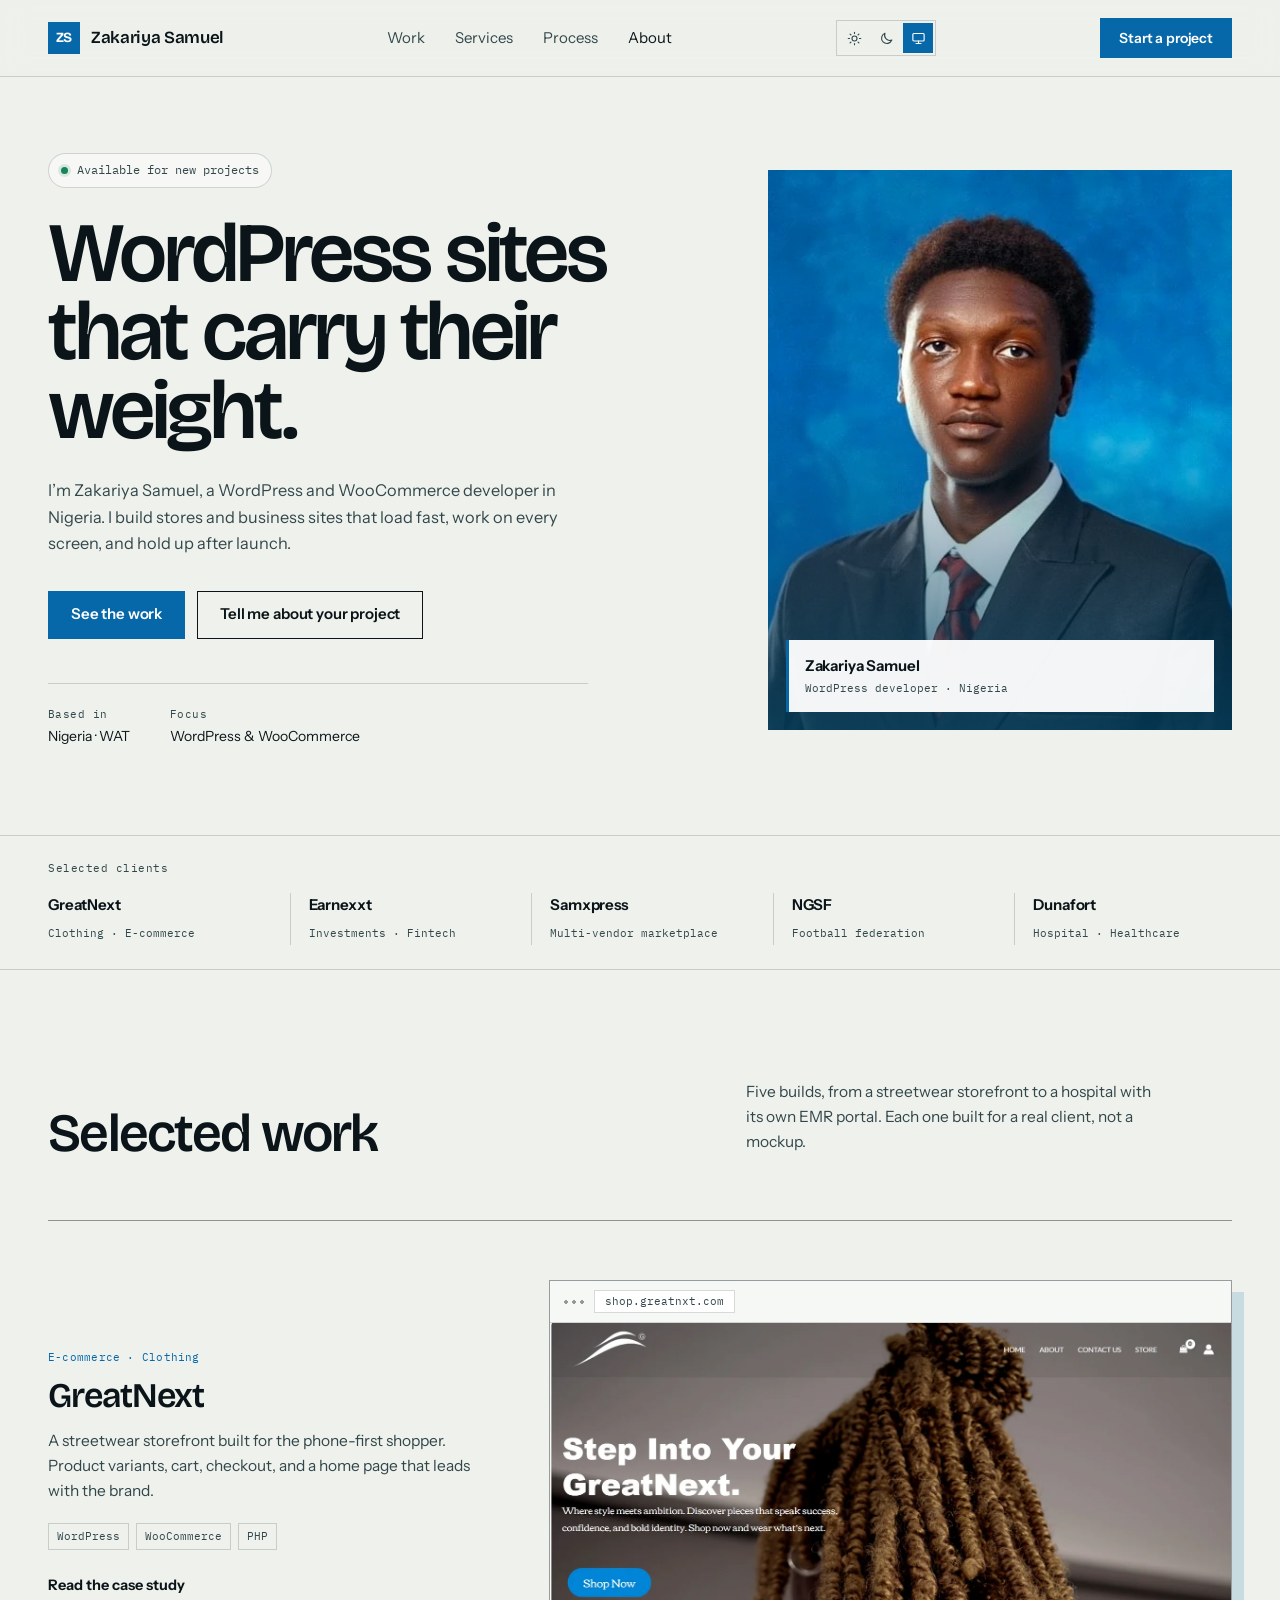
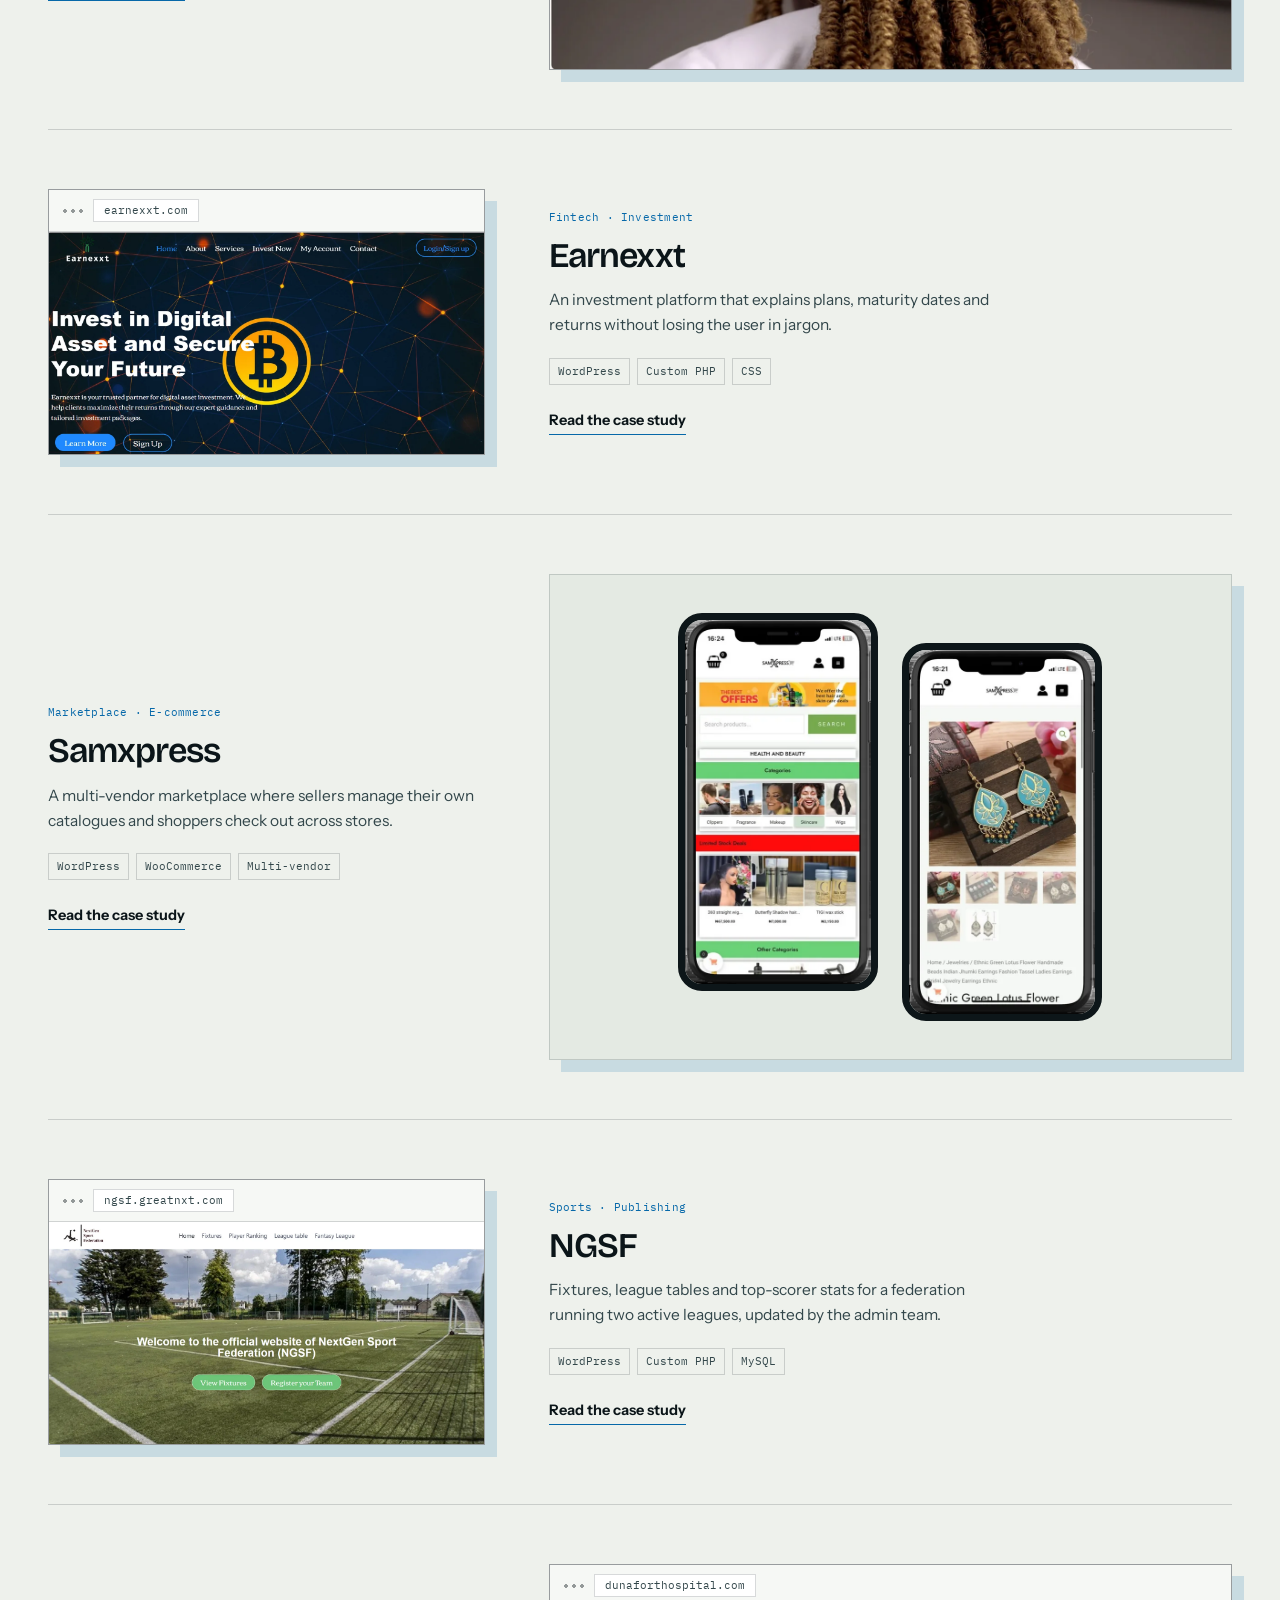
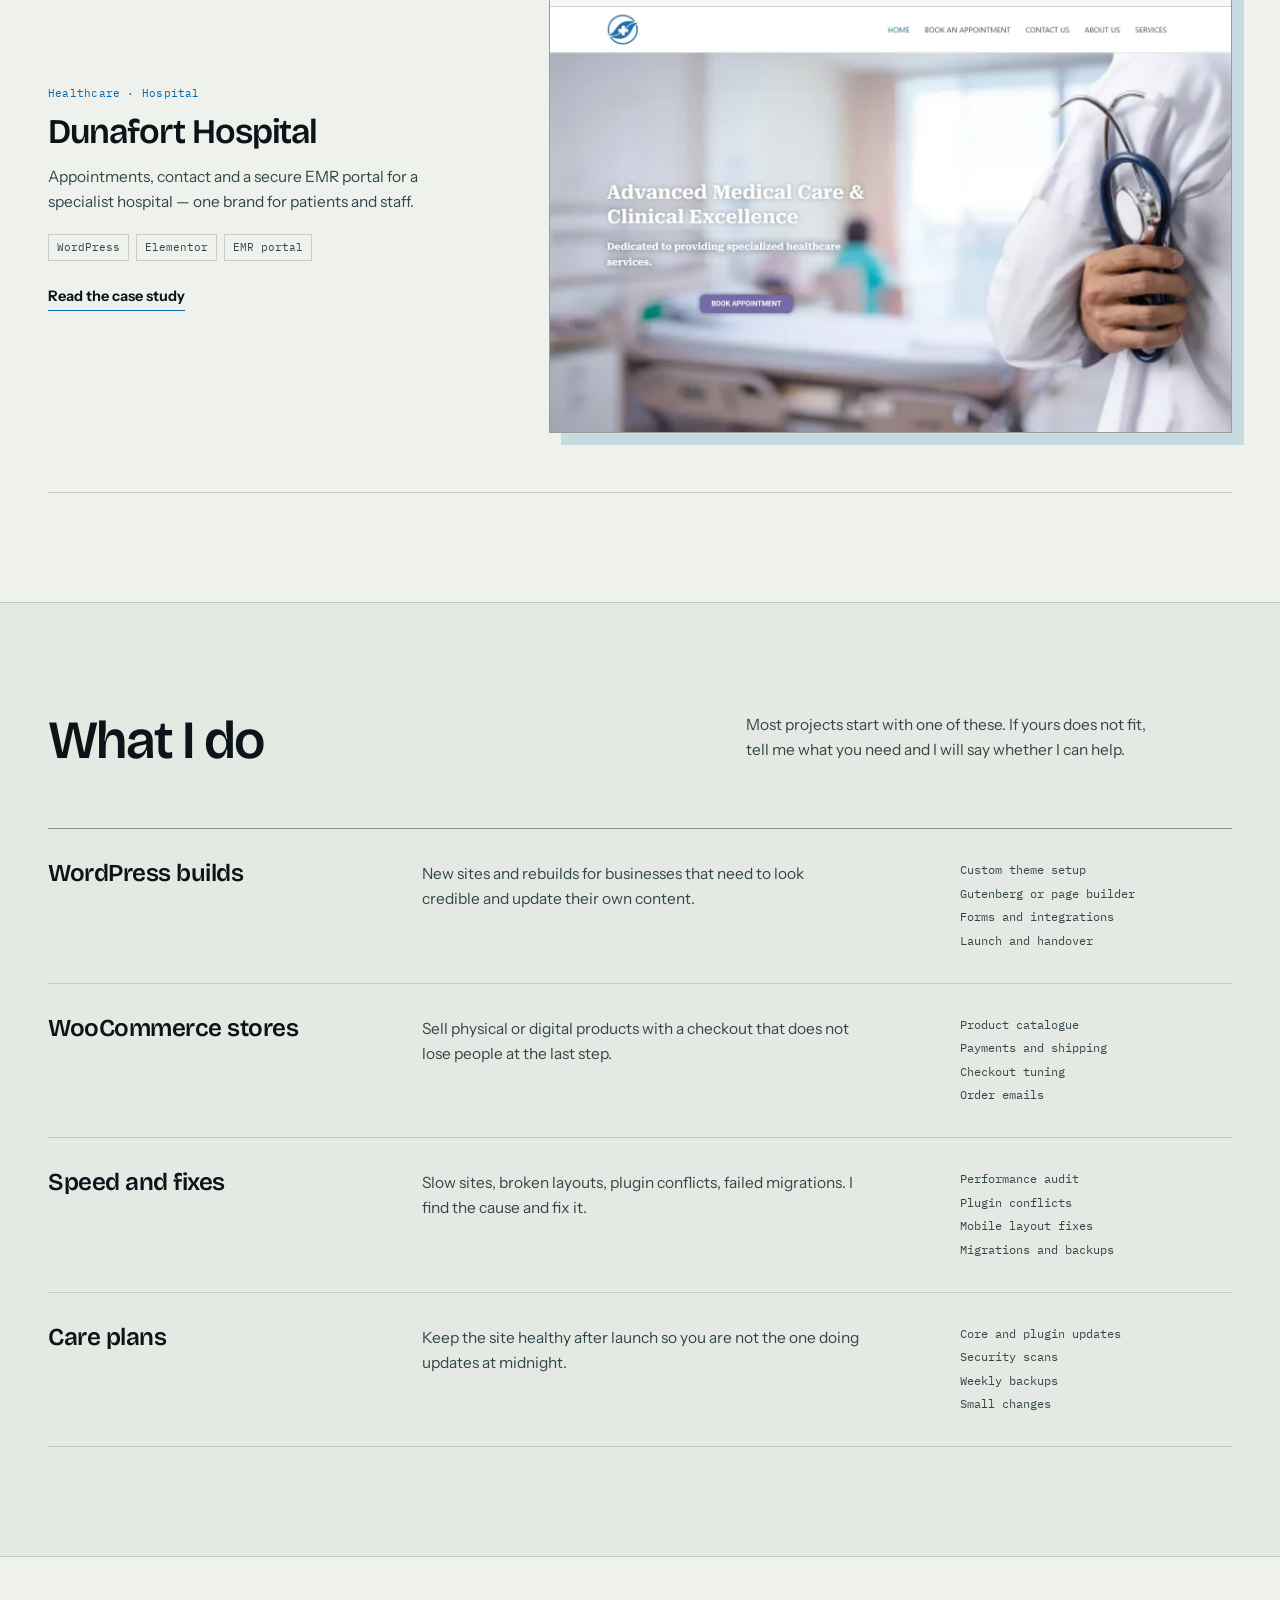
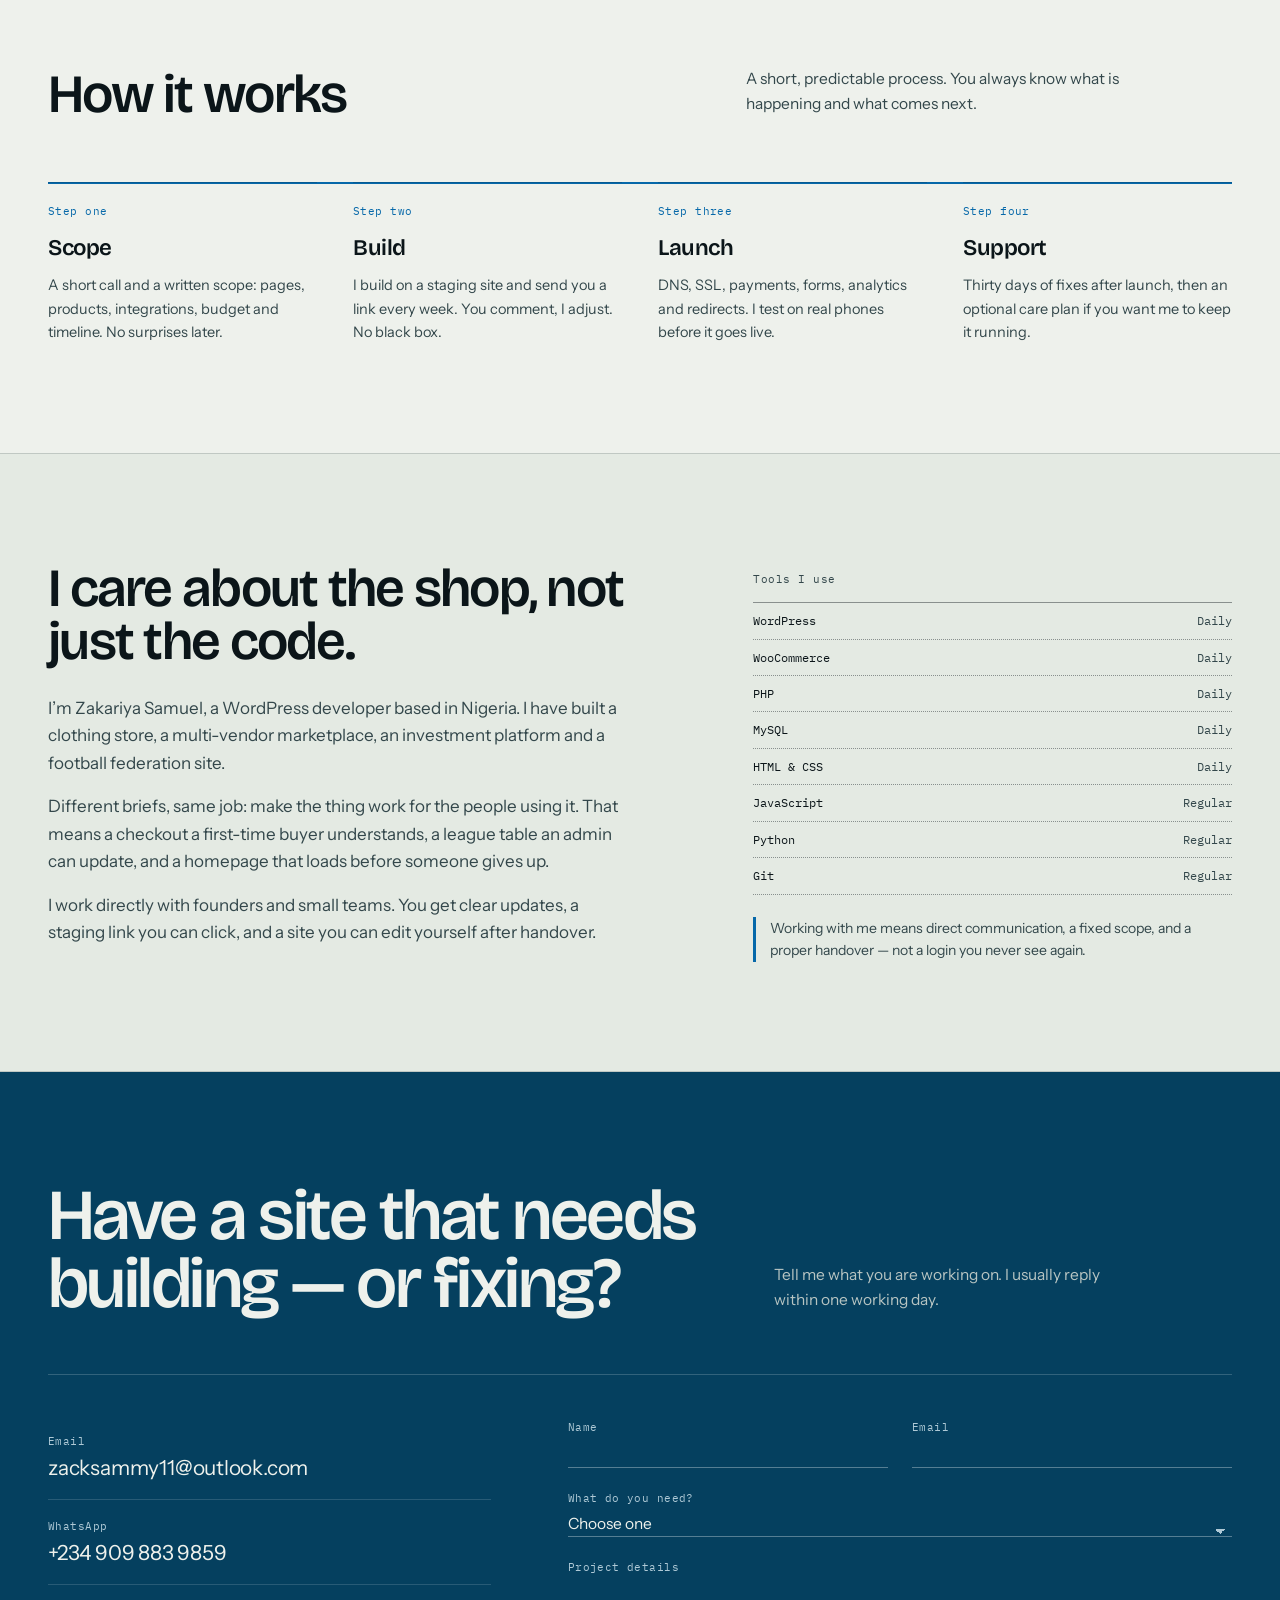
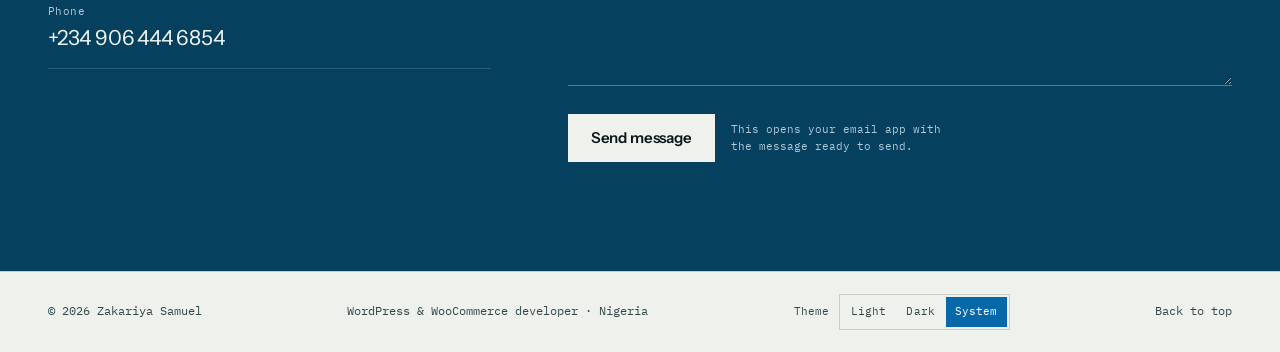
<file: index.html>
<!doctype html>
<html lang="en">
<head>
<meta charset="utf-8">
<meta name="viewport" content="width=device-width, initial-scale=1">
<title>Zakariya Samuel — WordPress &amp; WooCommerce Developer</title>
<meta name="description" content="Zakariya Samuel is a WordPress and WooCommerce developer in Nigeria. E-commerce stores, marketplaces and business sites that load fast and hold up after launch.">
<meta property="og:type" content="website">
<meta property="og:title" content="Zakariya Samuel — WordPress &amp; WooCommerce Developer">
<meta property="og:description" content="E-commerce stores, marketplaces and business sites built on WordPress. Based in Nigeria, working with founders and small teams.">
<meta property="og:image" content="assets/og.png">
<meta name="theme-color" content="#EEF1EC">
<meta name="color-scheme" content="light dark">
<script>
(function () {
  var pref = 'system';
  try { pref = localStorage.getItem('theme') || 'system'; } catch (e) {}
  if (pref !== 'light' && pref !== 'dark' && pref !== 'system') pref = 'system';
  var dark = pref === 'dark' || (pref === 'system' && window.matchMedia('(prefers-color-scheme: dark)').matches);
  var root = document.documentElement;
  root.setAttribute('data-theme', dark ? 'dark' : 'light');
  root.setAttribute('data-theme-pref', pref);
  var meta = document.querySelector('meta[name="theme-color"]');
  if (meta) meta.setAttribute('content', dark ? '#07161C' : '#EEF1EC');
})();
</script>
<link rel="icon" href="assets/favicon.svg" type="image/svg+xml">
<link rel="preload" href="assets/fonts/bricolage-grotesque-200-800-normal.woff2" as="font" type="font/woff2" crossorigin>
<link rel="preload" href="assets/fonts/instrument-sans-400-700-normal.woff2" as="font" type="font/woff2" crossorigin>
<link rel="stylesheet" href="assets/fonts.css">
<link rel="stylesheet" href="assets/css/site.css">
<script type="application/ld+json">
{
  "@context": "https://schema.org",
  "@type": "Person",
  "name": "Zakariya Samuel",
  "jobTitle": "WordPress and WooCommerce Developer",
  "email": "mailto:zacksammy11@outlook.com",
  "telephone": "+2349064446854",
  "address": { "@type": "PostalAddress", "addressCountry": "NG" },
  "knowsAbout": ["WordPress", "WooCommerce", "PHP", "HTML", "CSS", "MySQL"]
}
</script>
</head>
<body>
<a class="skip-link" href="#main">Skip to content</a>

<header class="site-header" id="site-header">
  <div class="wrap header-inner">
    <a class="brand" href="index.html" aria-label="Zakariya Samuel, home">
      <span class="brand-mark" aria-hidden="true">ZS</span>
      <span>Zakariya Samuel</span>
    </a>
    <nav class="desktop-nav" aria-label="Main">
      <ul>
        <li><a href="#work">Work</a></li>
        <li><a href="#services">Services</a></li>
        <li><a href="#process">Process</a></li>
        <li><a href="#about">About</a></li>
      </ul>
    </nav>
    <div class="theme-switch header-theme" role="group" aria-label="Colour theme">
      <button type="button" data-theme-set="light" aria-pressed="false" aria-label="Light theme" title="Light">
        <svg viewBox="0 0 24 24" fill="none" stroke="currentColor" stroke-width="1.8" stroke-linecap="round" aria-hidden="true"><circle cx="12" cy="12" r="4"/><path d="M12 2v2M12 20v2M4.93 4.93l1.41 1.41M17.66 17.66l1.41 1.41M2 12h2M20 12h2M4.93 19.07l1.41-1.41M17.66 6.34l1.41-1.41"/></svg>
      </button>
      <button type="button" data-theme-set="dark" aria-pressed="false" aria-label="Dark theme" title="Dark">
        <svg viewBox="0 0 24 24" fill="none" stroke="currentColor" stroke-width="1.8" stroke-linejoin="round" aria-hidden="true"><path d="M20.5 14.5A8.5 8.5 0 0 1 9.5 3.5a8.5 8.5 0 1 0 11 11Z"/></svg>
      </button>
      <button type="button" data-theme-set="system" aria-pressed="true" aria-label="Use system theme" title="System">
        <svg viewBox="0 0 24 24" fill="none" stroke="currentColor" stroke-width="1.8" stroke-linecap="round" stroke-linejoin="round" aria-hidden="true"><rect x="3" y="4" width="18" height="12" rx="1.5"/><path d="M8 20h8M12 16v4"/></svg>
      </button>
    </div>
    <a class="btn btn--small btn--primary header-cta" href="#contact">Start a project</a>
    <button class="menu-toggle" type="button" aria-expanded="false" aria-controls="mobile-nav">
      <span class="sr-only">Open menu</span>
      <span class="menu-line" aria-hidden="true"></span>
      <span class="menu-line" aria-hidden="true"></span>
    </button>
  </div>
</header>

<div class="mobile-nav" id="mobile-nav" hidden>
  <nav aria-label="Mobile">
    <a href="#work">Work</a>
    <a href="#services">Services</a>
    <a href="#process">Process</a>
    <a href="#about">About</a>
    <a href="#contact">Start a project</a>
  </nav>
  <div class="mobile-nav-foot">
    <a href="mailto:zacksammy11@outlook.com">zacksammy11@outlook.com</a>
    <a href="https://wa.me/2349098839859">+234 909 883 9859</a>
    <div class="mobile-theme">
      <span class="mobile-theme-label">Theme</span>
      <div class="theme-switch theme-switch--text" role="group" aria-label="Colour theme">
        <button type="button" data-theme-set="light" aria-pressed="false">Light</button>
        <button type="button" data-theme-set="dark" aria-pressed="false">Dark</button>
        <button type="button" data-theme-set="system" aria-pressed="true">System</button>
      </div>
    </div>
  </div>
</div>

<main id="main">
  <section class="hero">
    <div class="wrap hero-grid">
      <div class="hero-copy">
        <p class="status"><span class="status-dot" aria-hidden="true"></span> Available for new projects</p>
        <h1>WordPress sites that carry their weight.</h1>
        <p class="hero-sub">I&rsquo;m Zakariya Samuel, a WordPress and WooCommerce developer in Nigeria. I build stores and business sites that load fast, work on every screen, and hold up after launch.</p>
        <div class="hero-actions">
          <a class="btn btn--primary" href="#work">See the work</a>
          <a class="btn btn--ghost" href="#contact">Tell me about your project</a>
        </div>
        <dl class="hero-meta">
          <div><dt>Based in</dt><dd>Nigeria · WAT</dd></div>
          <div><dt>Focus</dt><dd>WordPress &amp; WooCommerce</dd></div>
        </dl>
      </div>
      <div class="portrait-card">
        <img src="assets/img/portrait.webp" width="475" height="634" alt="Zakariya Samuel in a dark suit" fetchpriority="high">
        <div class="portrait-badge">
          <p class="portrait-badge-title">Zakariya Samuel</p>
          <p class="portrait-badge-meta">WordPress developer · Nigeria</p>
        </div>
      </div>
    </div>

    <div class="clients">
      <div class="wrap">
        <p class="clients-label">Selected clients</p>
        <ul class="clients-grid">
          <li><strong>GreatNext</strong><span>Clothing · E-commerce</span></li>
          <li><strong>Earnexxt</strong><span>Investments · Fintech</span></li>
          <li><strong>Samxpress</strong><span>Multi-vendor marketplace</span></li>
          <li><strong>NGSF</strong><span>Football federation</span></li>
          <li><strong>Dunafort</strong><span>Hospital · Healthcare</span></li>
        </ul>
      </div>
    </div>
  </section>

  <section class="section" id="work">
    <div class="wrap">
      <div class="section-head">
        <h2>Selected work</h2>
        <p>Five builds, from a streetwear storefront to a hospital with its own EMR portal. Each one built for a real client, not a mockup.</p>
      </div>

      <div class="work-list">
        <article class="work-item">
          <div class="work-copy">
            <p class="work-cat">E-commerce · Clothing</p>
            <h3>GreatNext</h3>
            <p class="work-desc">A streetwear storefront built for the phone-first shopper. Product variants, cart, checkout, and a home page that leads with the brand.</p>
            <ul class="tags"><li>WordPress</li><li>WooCommerce</li><li>PHP</li></ul>
            <a class="case-link" href="work/greatnext.html">Read the case study</a>
          </div>
          <figure class="browser">
            <div class="browser-bar"><span class="browser-url">shop.greatnxt.com</span></div>
            <img src="assets/img/greatnext-desktop.webp" width="1440" height="731" alt="GreatNext homepage with a model in braided hair and a Shop Now button" loading="lazy" decoding="async">
          </figure>
        </article>

        <article class="work-item">
          <div class="work-copy">
            <p class="work-cat">Fintech · Investment</p>
            <h3>Earnexxt</h3>
            <p class="work-desc">An investment platform that explains plans, maturity dates and returns without losing the user in jargon.</p>
            <ul class="tags"><li>WordPress</li><li>Custom PHP</li><li>CSS</li></ul>
            <a class="case-link" href="work/earnexxt.html">Read the case study</a>
          </div>
          <figure class="browser">
            <div class="browser-bar"><span class="browser-url">earnexxt.com</span></div>
            <img src="assets/img/earnexxt-desktop.webp" width="1440" height="738" alt="Earnexxt homepage with a dark digital asset hero and Log In and Sign Up buttons" loading="lazy" decoding="async">
          </figure>
        </article>

        <article class="work-item">
          <div class="work-copy">
            <p class="work-cat">Marketplace · E-commerce</p>
            <h3>Samxpress</h3>
            <p class="work-desc">A multi-vendor marketplace where sellers manage their own catalogues and shoppers check out across stores.</p>
            <ul class="tags"><li>WordPress</li><li>WooCommerce</li><li>Multi-vendor</li></ul>
            <a class="case-link" href="work/samxpress.html">Read the case study</a>
          </div>
          <div class="phones" aria-label="Samxpress mobile screens">
            <figure class="phone"><img src="assets/img/samxpress-home.webp" width="408" height="799" alt="Samxpress mobile home screen with offers and categories" loading="lazy" decoding="async"></figure>
            <figure class="phone"><img src="assets/img/samxpress-phone-2.webp" width="408" height="799" alt="Samxpress mobile product page" loading="lazy" decoding="async"></figure>
          </div>
        </article>

        <article class="work-item">
          <div class="work-copy">
            <p class="work-cat">Sports · Publishing</p>
            <h3>NGSF</h3>
            <p class="work-desc">Fixtures, league tables and top-scorer stats for a federation running two active leagues, updated by the admin team.</p>
            <ul class="tags"><li>WordPress</li><li>Custom PHP</li><li>MySQL</li></ul>
            <a class="case-link" href="work/ngsf.html">Read the case study</a>
          </div>
          <figure class="browser">
            <div class="browser-bar"><span class="browser-url">ngsf.greatnxt.com</span></div>
            <img src="assets/img/ngsf-desktop.webp" width="1440" height="734" alt="NGSF football federation homepage with a pitch and View Fixtures button" loading="lazy" decoding="async">
          </figure>
        </article>

        <article class="work-item">
          <div class="work-copy">
            <p class="work-cat">Healthcare · Hospital</p>
            <h3>Dunafort Hospital</h3>
            <p class="work-desc">Appointments, contact and a secure EMR portal for a specialist hospital &mdash; one brand for patients and staff.</p>
            <ul class="tags"><li>WordPress</li><li>Elementor</li><li>EMR portal</li></ul>
            <a class="case-link" href="work/dunafort.html">Read the case study</a>
          </div>
          <figure class="browser">
            <div class="browser-bar"><span class="browser-url">dunaforthospital.com</span></div>
            <img src="assets/img/dunafort-desktop.webp" width="1440" height="900" alt="Dunafort Hospital homepage with a doctor holding a stethoscope" loading="lazy" decoding="async">
          </figure>
        </article>
      </div>
    </div>
  </section>

  <section class="section section--tint" id="services">
    <div class="wrap">
      <div class="section-head">
        <h2>What I do</h2>
        <p>Most projects start with one of these. If yours does not fit, tell me what you need and I will say whether I can help.</p>
      </div>
      <div class="service-list">
        <div class="service">
          <h3>WordPress builds</h3>
          <p>New sites and rebuilds for businesses that need to look credible and update their own content.</p>
          <ul><li>Custom theme setup</li><li>Gutenberg or page builder</li><li>Forms and integrations</li><li>Launch and handover</li></ul>
        </div>
        <div class="service">
          <h3>WooCommerce stores</h3>
          <p>Sell physical or digital products with a checkout that does not lose people at the last step.</p>
          <ul><li>Product catalogue</li><li>Payments and shipping</li><li>Checkout tuning</li><li>Order emails</li></ul>
        </div>
        <div class="service">
          <h3>Speed and fixes</h3>
          <p>Slow sites, broken layouts, plugin conflicts, failed migrations. I find the cause and fix it.</p>
          <ul><li>Performance audit</li><li>Plugin conflicts</li><li>Mobile layout fixes</li><li>Migrations and backups</li></ul>
        </div>
        <div class="service">
          <h3>Care plans</h3>
          <p>Keep the site healthy after launch so you are not the one doing updates at midnight.</p>
          <ul><li>Core and plugin updates</li><li>Security scans</li><li>Weekly backups</li><li>Small changes</li></ul>
        </div>
      </div>
    </div>
  </section>

  <section class="section" id="process">
    <div class="wrap">
      <div class="section-head">
        <h2>How it works</h2>
        <p>A short, predictable process. You always know what is happening and what comes next.</p>
      </div>
      <ol class="process">
        <li class="step">
          <p class="step-num">Step one</p>
          <h3>Scope</h3>
          <p>A short call and a written scope: pages, products, integrations, budget and timeline. No surprises later.</p>
        </li>
        <li class="step">
          <p class="step-num">Step two</p>
          <h3>Build</h3>
          <p>I build on a staging site and send you a link every week. You comment, I adjust. No black box.</p>
        </li>
        <li class="step">
          <p class="step-num">Step three</p>
          <h3>Launch</h3>
          <p>DNS, SSL, payments, forms, analytics and redirects. I test on real phones before it goes live.</p>
        </li>
        <li class="step">
          <p class="step-num">Step four</p>
          <h3>Support</h3>
          <p>Thirty days of fixes after launch, then an optional care plan if you want me to keep it running.</p>
        </li>
      </ol>
    </div>
  </section>

  <section class="section section--tint" id="about">
    <div class="wrap about-grid">
      <div>
        <h2>I care about the shop, not just the code.</h2>
        <div class="about-body">
          <p>I&rsquo;m Zakariya Samuel, a WordPress developer based in Nigeria. I have built a clothing store, a multi-vendor marketplace, an investment platform and a football federation site.</p>
          <p>Different briefs, same job: make the thing work for the people using it. That means a checkout a first-time buyer understands, a league table an admin can update, and a homepage that loads before someone gives up.</p>
          <p>I work directly with founders and small teams. You get clear updates, a staging link you can click, and a site you can edit yourself after handover.</p>
        </div>
      </div>
      <div class="about-side">
        <p class="side-title">Tools I use</p>
        <ul class="stack">
          <li><span>WordPress</span><span>Daily</span></li>
          <li><span>WooCommerce</span><span>Daily</span></li>
          <li><span>PHP</span><span>Daily</span></li>
          <li><span>MySQL</span><span>Daily</span></li>
          <li><span>HTML &amp; CSS</span><span>Daily</span></li>
          <li><span>JavaScript</span><span>Regular</span></li>
          <li><span>Python</span><span>Regular</span></li>
          <li><span>Git</span><span>Regular</span></li>
        </ul>
        <p class="side-note">Working with me means direct communication, a fixed scope, and a proper handover &mdash; not a login you never see again.</p>
      </div>
    </div>
  </section>

  <section class="contact" id="contact">
    <div class="wrap">
      <div class="contact-head">
        <h2>Have a site that needs building &mdash; or fixing?</h2>
        <p>Tell me what you are working on. I usually reply within one working day.</p>
      </div>
      <div class="contact-grid">
        <div class="contact-direct">
          <a class="contact-link" href="mailto:zacksammy11@outlook.com">
            <span class="contact-link-label">Email</span>
            <span class="contact-link-value">zacksammy11@outlook.com</span>
          </a>
          <a class="contact-link" href="https://wa.me/2349098839859">
            <span class="contact-link-label">WhatsApp</span>
            <span class="contact-link-value">+234 909 883 9859</span>
          </a>
          <a class="contact-link" href="tel:+2349064446854">
            <span class="contact-link-label">Phone</span>
            <span class="contact-link-value">+234 906 444 6854</span>
          </a>
        </div>
        <form class="contact-form" id="contact-form" action="mailto:zacksammy11@outlook.com" method="post" enctype="text/plain" novalidate>
          <div class="field">
            <label for="name">Name</label>
            <input class="input" id="name" name="name" type="text" autocomplete="name" required>
          </div>
          <div class="field">
            <label for="email">Email</label>
            <input class="input" id="email" name="email" type="email" autocomplete="email" required>
          </div>
          <div class="field field--full">
            <label for="project">What do you need?</label>
            <select class="input" id="project" name="project" required>
              <option value="" selected disabled>Choose one</option>
              <option>WordPress site</option>
              <option>WooCommerce store</option>
              <option>Speed or fixes</option>
              <option>Care plan</option>
              <option>Something else</option>
            </select>
          </div>
          <div class="field field--full">
            <label for="message">Project details</label>
            <textarea class="input" id="message" name="message" rows="4" required></textarea>
          </div>
          <div class="form-foot field--full">
            <button class="btn btn--light" type="submit">Send message</button>
            <p class="form-note">This opens your email app with the message ready to send.</p>
          </div>
        </form>
      </div>
    </div>
  </section>
</main>

<footer class="site-footer">
  <div class="wrap footer-inner">
    <p>&copy; <span id="year">2026</span> Zakariya Samuel</p>
    <p class="footer-mid">WordPress &amp; WooCommerce developer · Nigeria</p>
    <div class="footer-theme">
      <span class="footer-theme-label">Theme</span>
      <div class="theme-switch theme-switch--text" role="group" aria-label="Colour theme">
        <button type="button" data-theme-set="light" aria-pressed="false">Light</button>
        <button type="button" data-theme-set="dark" aria-pressed="false">Dark</button>
        <button type="button" data-theme-set="system" aria-pressed="true">System</button>
      </div>
    </div>
    <a href="#main">Back to top</a>
  </div>
</footer>

<script src="assets/js/site.js" defer></script>
</body>
</html>
</file>
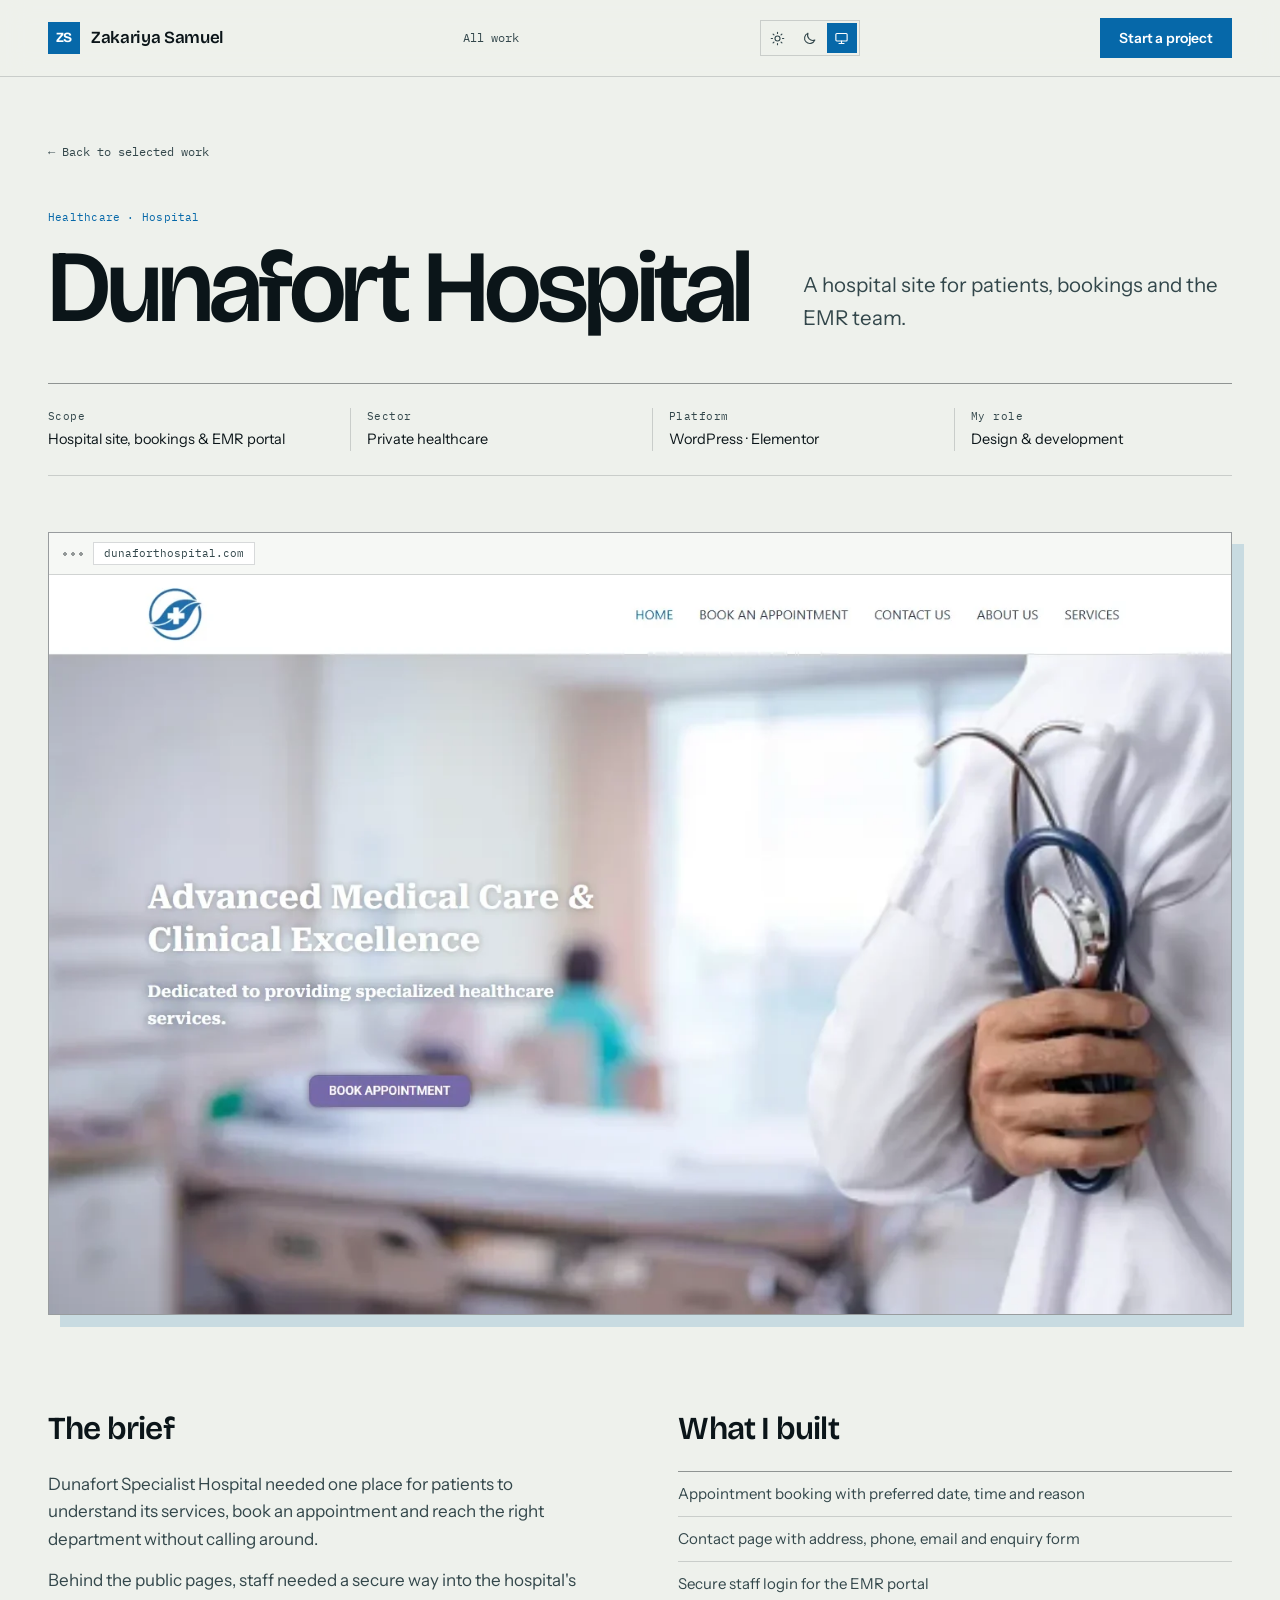
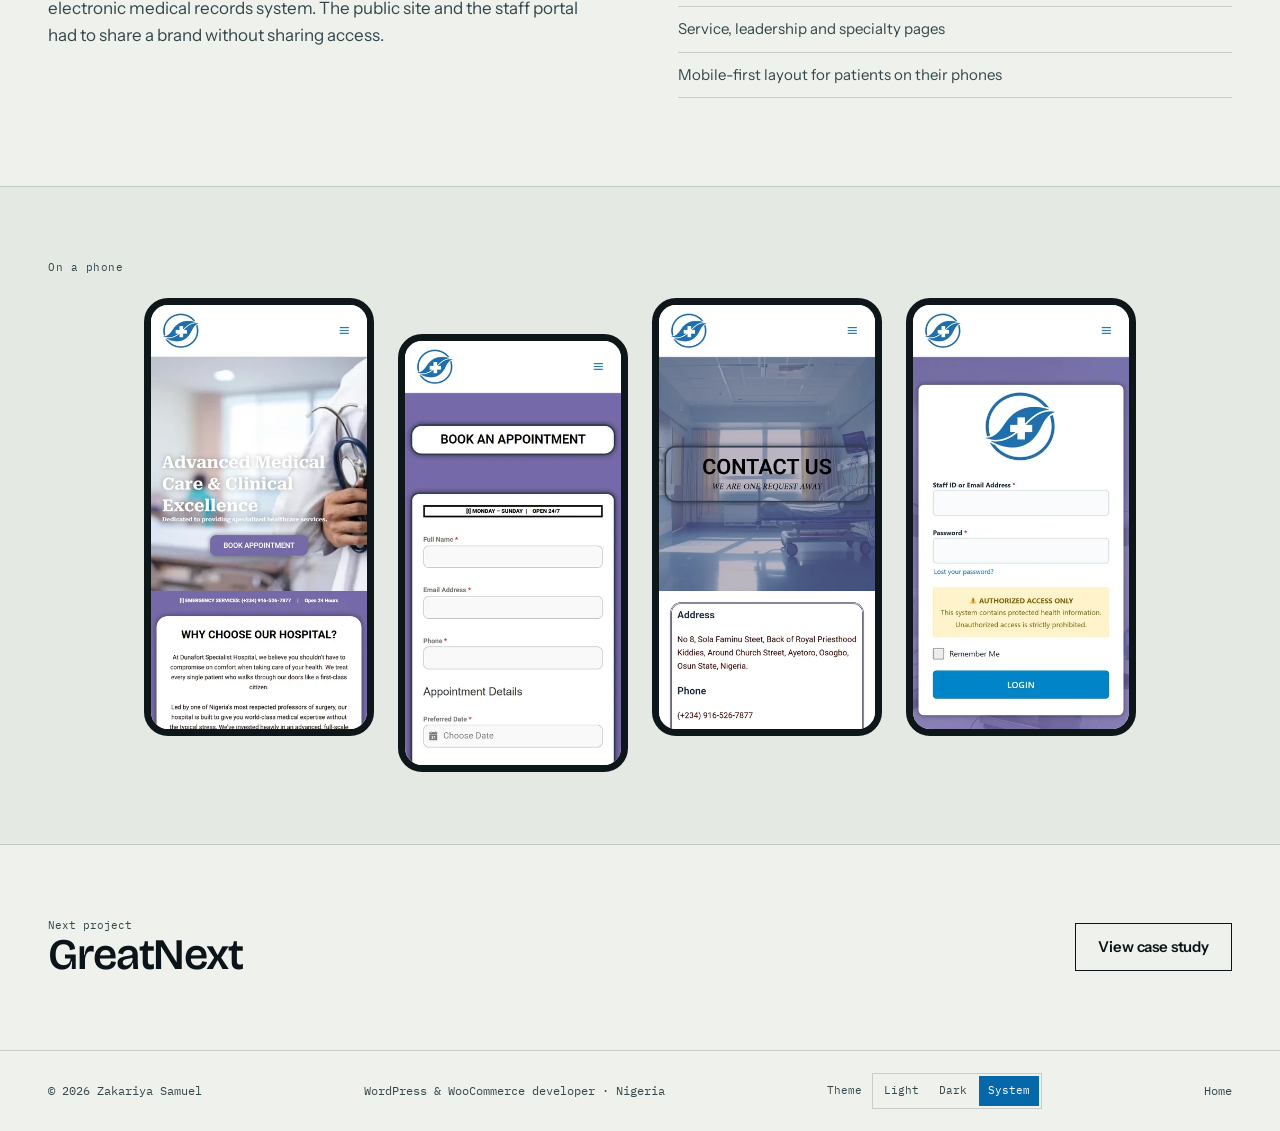
<file: work/dunafort.html>
<!doctype html>
<html lang="en">
<head>
<meta charset="utf-8">
<meta name="viewport" content="width=device-width, initial-scale=1">
<title>Dunafort Hospital case study — Zakariya Samuel</title>
<meta name="description" content="Dunafort Hospital case study: a hospital website with appointment booking, contact enquiries and a secure EMR staff portal, built by Zakariya Samuel.">
<meta property="og:type" content="article">
<meta property="og:title" content="Dunafort Hospital — WordPress case study by Zakariya Samuel">
<meta property="og:description" content="Dunafort Hospital case study: a hospital website with appointment booking, contact enquiries and a secure EMR staff portal, built by Zakariya Samuel.">
<meta property="og:image" content="../assets/img/dunafort-desktop.webp">
<meta name="theme-color" content="#EEF1EC">
<meta name="color-scheme" content="light dark">
<script>
(function () {
  var pref = 'system';
  try { pref = localStorage.getItem('theme') || 'system'; } catch (e) {}
  if (pref !== 'light' && pref !== 'dark' && pref !== 'system') pref = 'system';
  var dark = pref === 'dark' || (pref === 'system' && window.matchMedia('(prefers-color-scheme: dark)').matches);
  var root = document.documentElement;
  root.setAttribute('data-theme', dark ? 'dark' : 'light');
  root.setAttribute('data-theme-pref', pref);
  var meta = document.querySelector('meta[name="theme-color"]');
  if (meta) meta.setAttribute('content', dark ? '#07161C' : '#EEF1EC');
})();
</script>
<link rel="icon" href="../assets/favicon.svg" type="image/svg+xml">
<link rel="preload" href="../assets/fonts/bricolage-grotesque-200-800-normal.woff2" as="font" type="font/woff2" crossorigin>
<link rel="stylesheet" href="../assets/fonts.css">
<link rel="stylesheet" href="../assets/css/site.css">
</head>
<body>
<a class="skip-link" href="#main">Skip to content</a>
<header class="site-header">
  <div class="wrap header-inner">
    <a class="brand" href="../index.html" aria-label="Zakariya Samuel, home">
      <span class="brand-mark" aria-hidden="true">ZS</span>
      <span>Zakariya Samuel</span>
    </a>
    <a class="back-link" href="../index.html#work">All work</a>
    <div class="theme-switch header-theme" role="group" aria-label="Colour theme">
      <button type="button" data-theme-set="light" aria-pressed="false" aria-label="Light theme" title="Light">
        <svg viewBox="0 0 24 24" fill="none" stroke="currentColor" stroke-width="1.8" stroke-linecap="round" aria-hidden="true"><circle cx="12" cy="12" r="4"/><path d="M12 2v2M12 20v2M4.93 4.93l1.41 1.41M17.66 17.66l1.41 1.41M2 12h2M20 12h2M4.93 19.07l1.41-1.41M17.66 6.34l1.41-1.41"/></svg>
      </button>
      <button type="button" data-theme-set="dark" aria-pressed="false" aria-label="Dark theme" title="Dark">
        <svg viewBox="0 0 24 24" fill="none" stroke="currentColor" stroke-width="1.8" stroke-linejoin="round" aria-hidden="true"><path d="M20.5 14.5A8.5 8.5 0 0 1 9.5 3.5a8.5 8.5 0 1 0 11 11Z"/></svg>
      </button>
      <button type="button" data-theme-set="system" aria-pressed="true" aria-label="Use system theme" title="System">
        <svg viewBox="0 0 24 24" fill="none" stroke="currentColor" stroke-width="1.8" stroke-linecap="round" stroke-linejoin="round" aria-hidden="true"><rect x="3" y="4" width="18" height="12" rx="1.5"/><path d="M8 20h8M12 16v4"/></svg>
      </button>
    </div>
    <a class="btn btn--small btn--primary" href="../index.html#contact">Start a project</a>
  </div>
</header>

<main id="main" class="case-main">
  <div class="wrap">
    <div class="case-top">
      <a class="back-link" href="../index.html#work">&larr; Back to selected work</a>
    </div>

    <header class="case-intro">
      <div>
        <p class="work-cat">Healthcare · Hospital</p>
        <h1>Dunafort Hospital</h1>
      </div>
      <p class="case-tagline">A hospital site for patients, bookings and the EMR team.</p>
    </header>

    <dl class="case-meta">
      <div><dt>Scope</dt><dd>Hospital site, bookings &amp; EMR portal</dd></div>
      <div><dt>Sector</dt><dd>Private healthcare</dd></div>
      <div><dt>Platform</dt><dd>WordPress · Elementor</dd></div>
      <div><dt>My role</dt><dd>Design &amp; development</dd></div>
    </dl>

    <div class="case-cover">
      <figure class="browser">
        <div class="browser-bar"><span class="browser-url">dunaforthospital.com</span></div>
        <img src="../assets/img/dunafort-desktop.webp" width="1440" height="900" alt="Dunafort Hospital homepage with a doctor holding a stethoscope" fetchpriority="high" decoding="async">
      </figure>
    </div>

    <div class="case-body">
      <div class="case-block">
        <h2>The brief</h2>
        <p>Dunafort Specialist Hospital needed one place for patients to understand its services, book an appointment and reach the right department without calling around.</p><p>Behind the public pages, staff needed a secure way into the hospital's electronic medical records system. The public site and the staff portal had to share a brand without sharing access.</p>
      </div>
      <div class="case-block">
        <h2>What I built</h2>
        <ul class="case-list">
          <li>Appointment booking with preferred date, time and reason</li><li>Contact page with address, phone, email and enquiry form</li><li>Secure staff login for the EMR portal</li><li>Service, leadership and specialty pages</li><li>Mobile-first layout for patients on their phones</li>
        </ul>
      </div>
    </div>
  </div>

  <section class="case-gallery" aria-label="Mobile screens">
    <div class="wrap">
      <p class="side-title">On a phone</p>
      <div class="phones">
        <figure class="phone"><img src="../assets/img/dunafort-phone-home.webp" width="408" height="799" alt="Dunafort Hospital mobile homepage" loading="lazy" decoding="async"></figure><figure class="phone"><img src="../assets/img/dunafort-phone-appointment.webp" width="408" height="799" alt="Dunafort Hospital mobile appointment booking form" loading="lazy" decoding="async"></figure><figure class="phone"><img src="../assets/img/dunafort-phone-contact.webp" width="408" height="799" alt="Dunafort Hospital mobile contact page" loading="lazy" decoding="async"></figure><figure class="phone"><img src="../assets/img/dunafort-phone-login.webp" width="408" height="799" alt="Dunafort Hospital staff EMR login screen" loading="lazy" decoding="async"></figure>
      </div>
    </div>
  </section>

  <div class="wrap">
    <a class="case-next" href="greatnext.html">
      <div>
        <p>Next project</p>
        <strong>GreatNext</strong>
      </div>
      <span class="btn btn--ghost">View case study</span>
    </a>
  </div>
</main>

<footer class="site-footer">
  <div class="wrap footer-inner">
    <p>&copy; <span id="year">2026</span> Zakariya Samuel</p>
    <p class="footer-mid">WordPress &amp; WooCommerce developer · Nigeria</p>
    <div class="footer-theme">
      <span class="footer-theme-label">Theme</span>
      <div class="theme-switch theme-switch--text" role="group" aria-label="Colour theme">
        <button type="button" data-theme-set="light" aria-pressed="false">Light</button>
        <button type="button" data-theme-set="dark" aria-pressed="false">Dark</button>
        <button type="button" data-theme-set="system" aria-pressed="true">System</button>
      </div>
    </div>
    <a href="../index.html">Home</a>
  </div>
</footer>

<script src="../assets/js/site.js" defer></script>
</body>
</html>
</file>
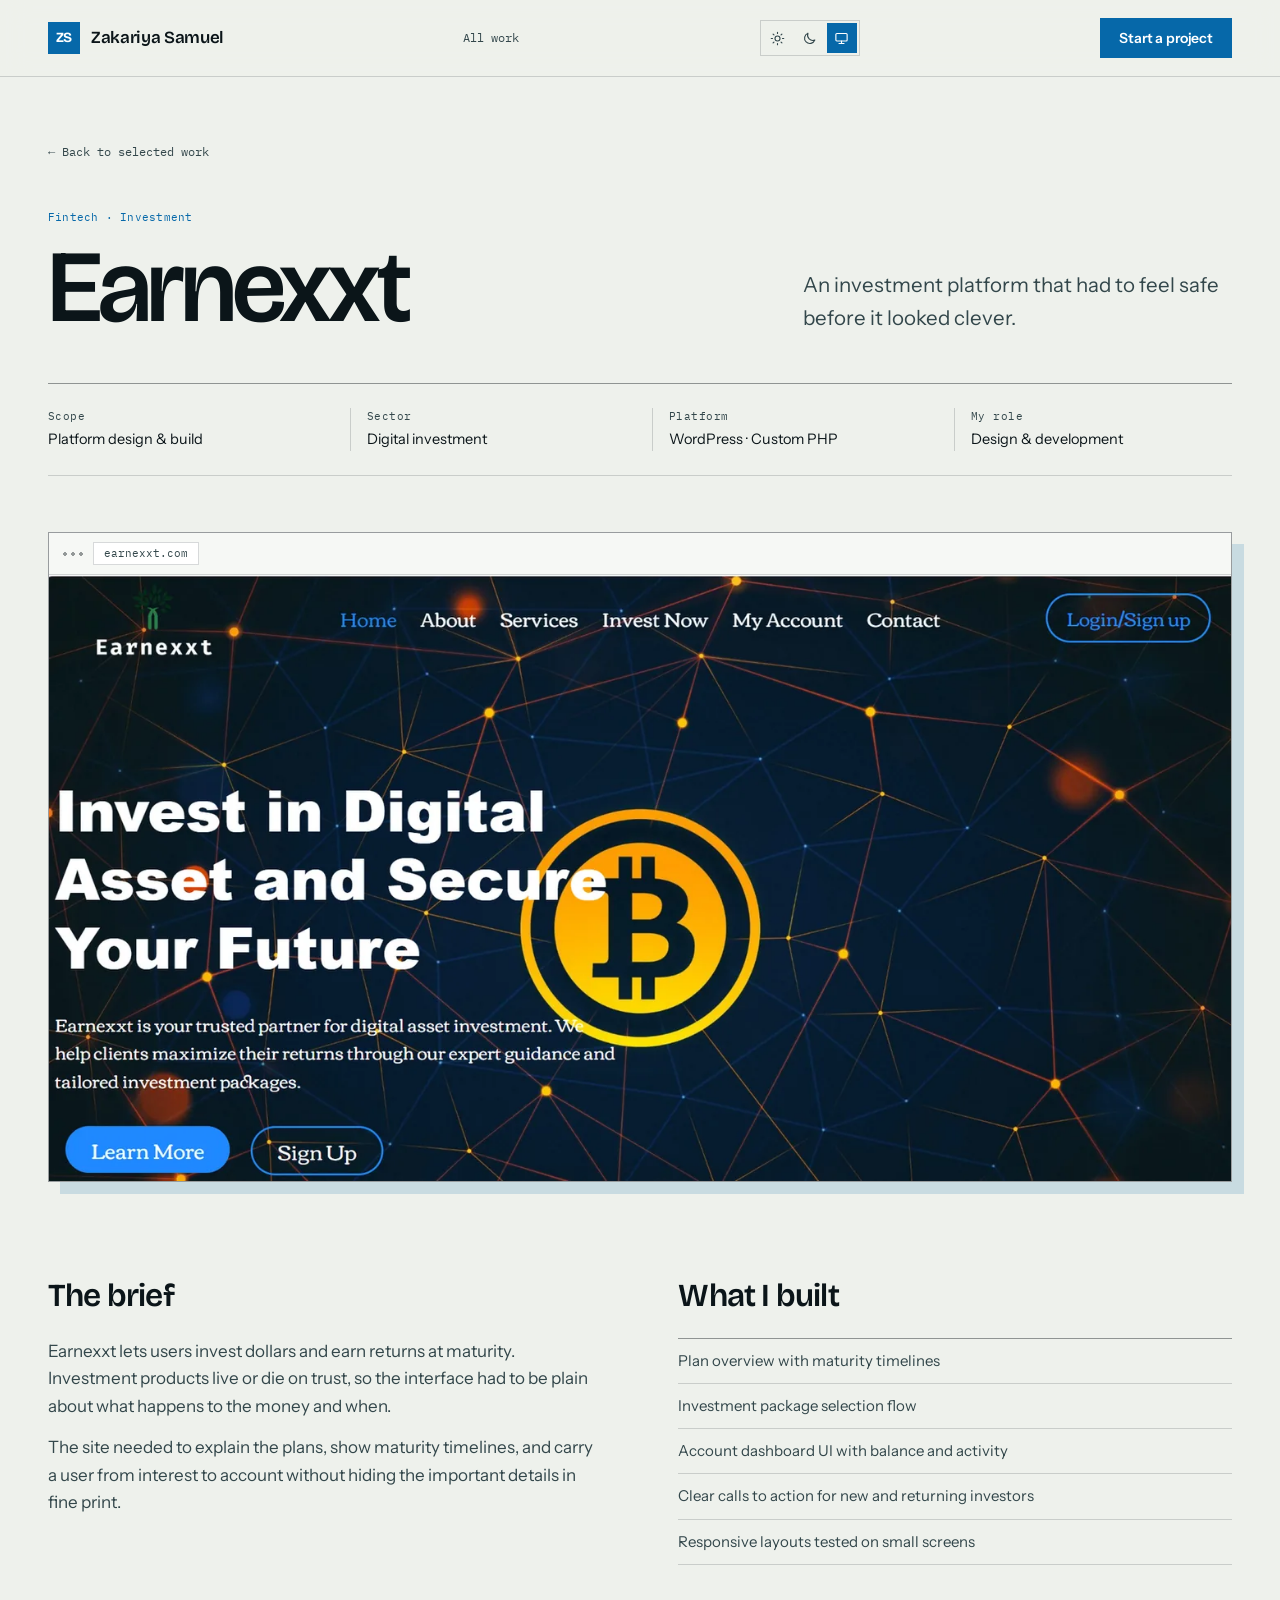
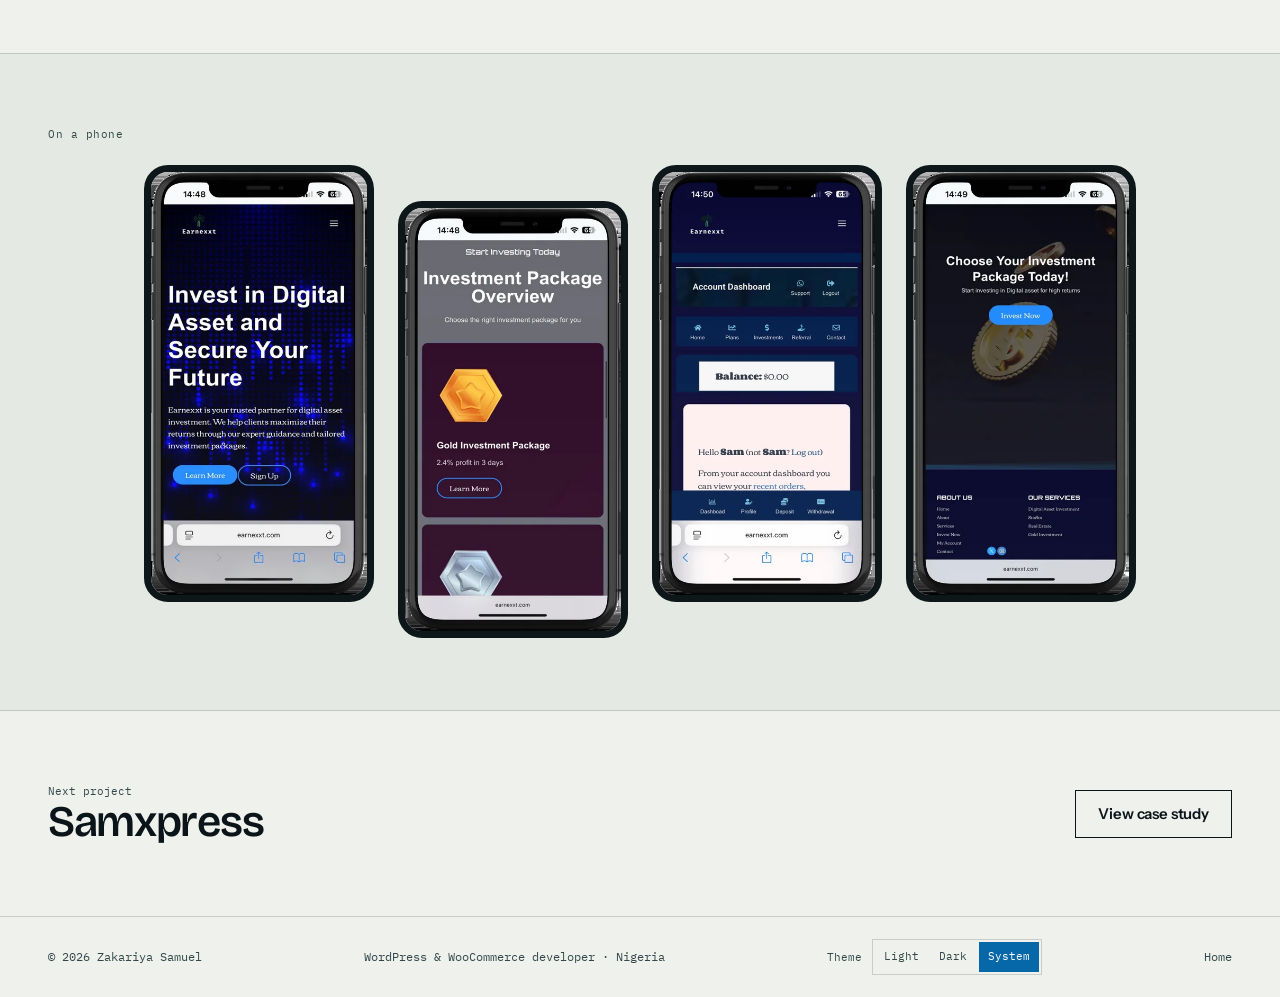
<file: work/earnexxt.html>
<!doctype html>
<html lang="en">
<head>
<meta charset="utf-8">
<meta name="viewport" content="width=device-width, initial-scale=1">
<title>Earnexxt case study — Zakariya Samuel</title>
<meta name="description" content="Earnexxt case study: an investment platform with plan selection and account dashboard UI, built by Zakariya Samuel.">
<meta property="og:type" content="article">
<meta property="og:title" content="Earnexxt — WordPress case study by Zakariya Samuel">
<meta property="og:description" content="Earnexxt case study: an investment platform with plan selection and account dashboard UI, built by Zakariya Samuel.">
<meta property="og:image" content="../assets/img/earnexxt-desktop.webp">
<meta name="theme-color" content="#EEF1EC">
<meta name="color-scheme" content="light dark">
<script>
(function () {
  var pref = 'system';
  try { pref = localStorage.getItem('theme') || 'system'; } catch (e) {}
  if (pref !== 'light' && pref !== 'dark' && pref !== 'system') pref = 'system';
  var dark = pref === 'dark' || (pref === 'system' && window.matchMedia('(prefers-color-scheme: dark)').matches);
  var root = document.documentElement;
  root.setAttribute('data-theme', dark ? 'dark' : 'light');
  root.setAttribute('data-theme-pref', pref);
  var meta = document.querySelector('meta[name="theme-color"]');
  if (meta) meta.setAttribute('content', dark ? '#07161C' : '#EEF1EC');
})();
</script>
<link rel="icon" href="../assets/favicon.svg" type="image/svg+xml">
<link rel="preload" href="../assets/fonts/bricolage-grotesque-200-800-normal.woff2" as="font" type="font/woff2" crossorigin>
<link rel="stylesheet" href="../assets/fonts.css">
<link rel="stylesheet" href="../assets/css/site.css">
</head>
<body>
<a class="skip-link" href="#main">Skip to content</a>
<header class="site-header">
  <div class="wrap header-inner">
    <a class="brand" href="../index.html" aria-label="Zakariya Samuel, home">
      <span class="brand-mark" aria-hidden="true">ZS</span>
      <span>Zakariya Samuel</span>
    </a>
    <a class="back-link" href="../index.html#work">All work</a>
    <div class="theme-switch header-theme" role="group" aria-label="Colour theme">
      <button type="button" data-theme-set="light" aria-pressed="false" aria-label="Light theme" title="Light">
        <svg viewBox="0 0 24 24" fill="none" stroke="currentColor" stroke-width="1.8" stroke-linecap="round" aria-hidden="true"><circle cx="12" cy="12" r="4"/><path d="M12 2v2M12 20v2M4.93 4.93l1.41 1.41M17.66 17.66l1.41 1.41M2 12h2M20 12h2M4.93 19.07l1.41-1.41M17.66 6.34l1.41-1.41"/></svg>
      </button>
      <button type="button" data-theme-set="dark" aria-pressed="false" aria-label="Dark theme" title="Dark">
        <svg viewBox="0 0 24 24" fill="none" stroke="currentColor" stroke-width="1.8" stroke-linejoin="round" aria-hidden="true"><path d="M20.5 14.5A8.5 8.5 0 0 1 9.5 3.5a8.5 8.5 0 1 0 11 11Z"/></svg>
      </button>
      <button type="button" data-theme-set="system" aria-pressed="true" aria-label="Use system theme" title="System">
        <svg viewBox="0 0 24 24" fill="none" stroke="currentColor" stroke-width="1.8" stroke-linecap="round" stroke-linejoin="round" aria-hidden="true"><rect x="3" y="4" width="18" height="12" rx="1.5"/><path d="M8 20h8M12 16v4"/></svg>
      </button>
    </div>
    <a class="btn btn--small btn--primary" href="../index.html#contact">Start a project</a>
  </div>
</header>

<main id="main" class="case-main">
  <div class="wrap">
    <div class="case-top">
      <a class="back-link" href="../index.html#work">&larr; Back to selected work</a>
    </div>

    <header class="case-intro">
      <div>
        <p class="work-cat">Fintech · Investment</p>
        <h1>Earnexxt</h1>
      </div>
      <p class="case-tagline">An investment platform that had to feel safe before it looked clever.</p>
    </header>

    <dl class="case-meta">
      <div><dt>Scope</dt><dd>Platform design &amp; build</dd></div>
      <div><dt>Sector</dt><dd>Digital investment</dd></div>
      <div><dt>Platform</dt><dd>WordPress · Custom PHP</dd></div>
      <div><dt>My role</dt><dd>Design &amp; development</dd></div>
    </dl>

    <div class="case-cover">
      <figure class="browser">
        <div class="browser-bar"><span class="browser-url">earnexxt.com</span></div>
        <img src="../assets/img/earnexxt-desktop.webp" width="1440" height="738" alt="Earnexxt homepage with a dark digital asset hero and gold coin graphic" fetchpriority="high" decoding="async">
      </figure>
    </div>

    <div class="case-body">
      <div class="case-block">
        <h2>The brief</h2>
        <p>Earnexxt lets users invest dollars and earn returns at maturity. Investment products live or die on trust, so the interface had to be plain about what happens to the money and when.</p><p>The site needed to explain the plans, show maturity timelines, and carry a user from interest to account without hiding the important details in fine print.</p>
      </div>
      <div class="case-block">
        <h2>What I built</h2>
        <ul class="case-list">
          <li>Plan overview with maturity timelines</li><li>Investment package selection flow</li><li>Account dashboard UI with balance and activity</li><li>Clear calls to action for new and returning investors</li><li>Responsive layouts tested on small screens</li>
        </ul>
      </div>
    </div>
  </div>

  <section class="case-gallery" aria-label="Mobile screens">
    <div class="wrap">
      <p class="side-title">On a phone</p>
      <div class="phones">
        <figure class="phone"><img src="../assets/img/earnexxt-phone-1.webp" width="408" height="799" alt="Earnexxt mobile homepage" loading="lazy" decoding="async"></figure><figure class="phone"><img src="../assets/img/earnexxt-phone-2.webp" width="408" height="799" alt="Earnexxt investment package overview" loading="lazy" decoding="async"></figure><figure class="phone"><img src="../assets/img/earnexxt-phone-3.webp" width="408" height="799" alt="Earnexxt account dashboard" loading="lazy" decoding="async"></figure><figure class="phone"><img src="../assets/img/earnexxt-phone-4.webp" width="408" height="799" alt="Earnexxt choose investment package screen" loading="lazy" decoding="async"></figure>
      </div>
    </div>
  </section>

  <div class="wrap">
    <a class="case-next" href="samxpress.html">
      <div>
        <p>Next project</p>
        <strong>Samxpress</strong>
      </div>
      <span class="btn btn--ghost">View case study</span>
    </a>
  </div>
</main>

<footer class="site-footer">
  <div class="wrap footer-inner">
    <p>&copy; <span id="year">2026</span> Zakariya Samuel</p>
    <p class="footer-mid">WordPress &amp; WooCommerce developer · Nigeria</p>
    <div class="footer-theme">
      <span class="footer-theme-label">Theme</span>
      <div class="theme-switch theme-switch--text" role="group" aria-label="Colour theme">
        <button type="button" data-theme-set="light" aria-pressed="false">Light</button>
        <button type="button" data-theme-set="dark" aria-pressed="false">Dark</button>
        <button type="button" data-theme-set="system" aria-pressed="true">System</button>
      </div>
    </div>
    <a href="../index.html">Home</a>
  </div>
</footer>

<script src="../assets/js/site.js" defer></script>
</body>
</html>
</file>
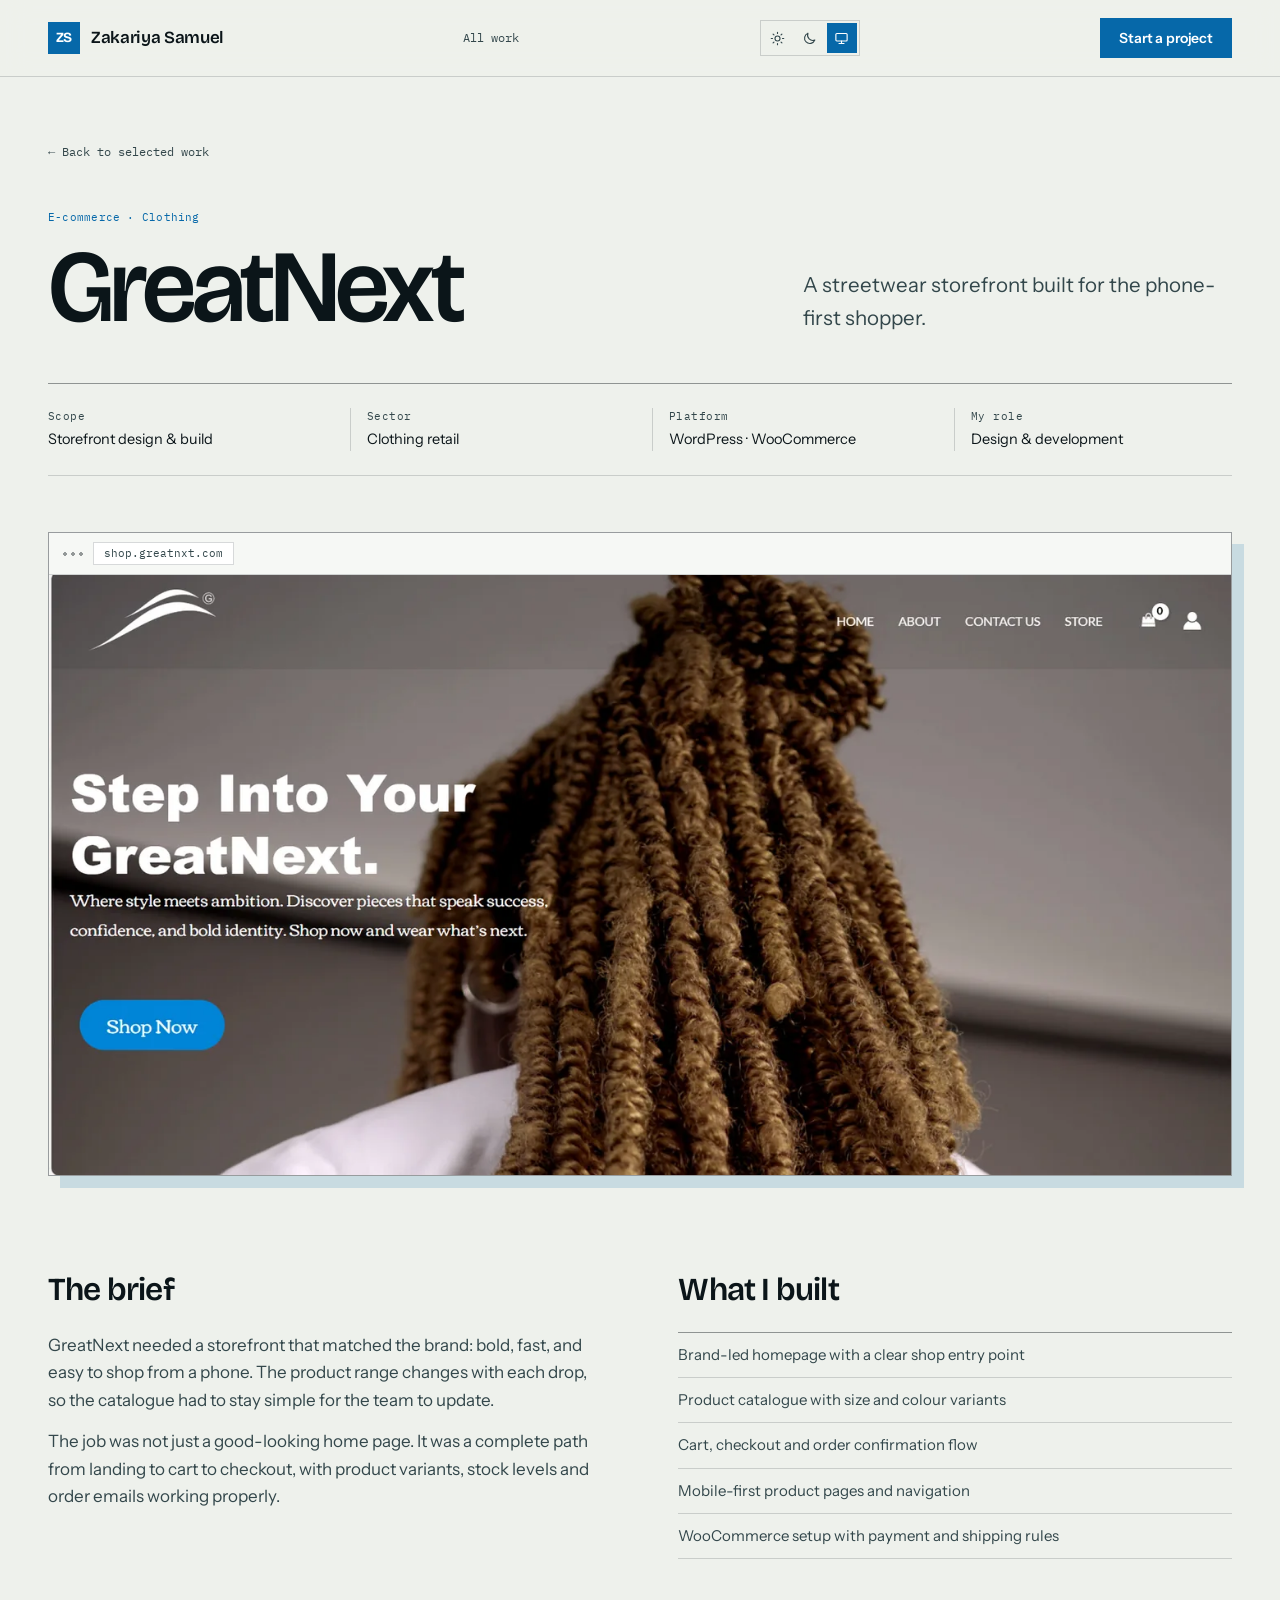
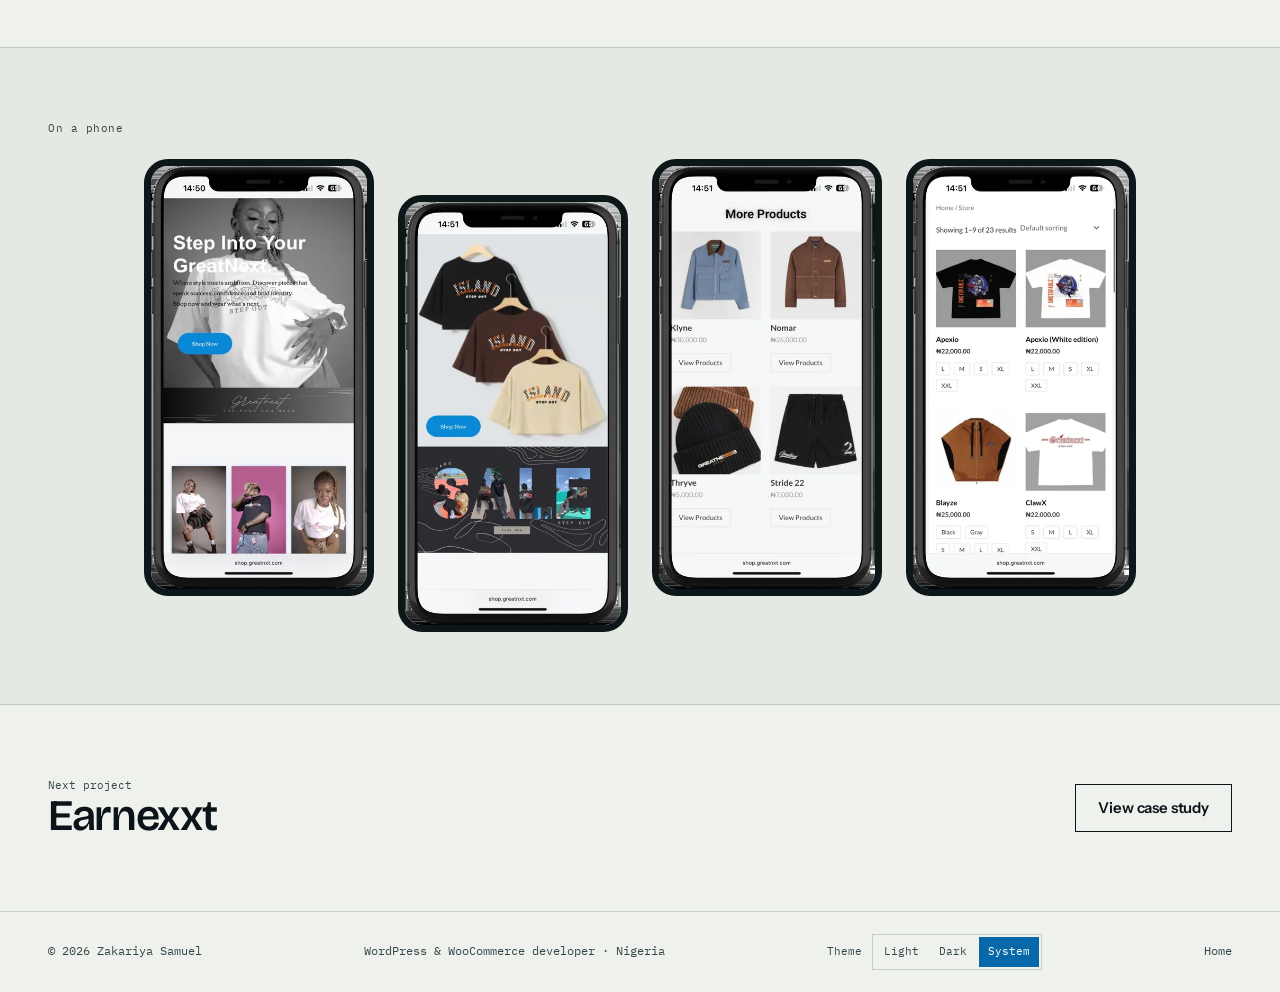
<file: work/greatnext.html>
<!doctype html>
<html lang="en">
<head>
<meta charset="utf-8">
<meta name="viewport" content="width=device-width, initial-scale=1">
<title>GreatNext case study — Zakariya Samuel</title>
<meta name="description" content="GreatNext case study: a WooCommerce clothing store with product variants, cart and checkout, built by Zakariya Samuel.">
<meta property="og:type" content="article">
<meta property="og:title" content="GreatNext — WordPress case study by Zakariya Samuel">
<meta property="og:description" content="GreatNext case study: a WooCommerce clothing store with product variants, cart and checkout, built by Zakariya Samuel.">
<meta property="og:image" content="../assets/img/greatnext-desktop.webp">
<meta name="theme-color" content="#EEF1EC">
<meta name="color-scheme" content="light dark">
<script>
(function () {
  var pref = 'system';
  try { pref = localStorage.getItem('theme') || 'system'; } catch (e) {}
  if (pref !== 'light' && pref !== 'dark' && pref !== 'system') pref = 'system';
  var dark = pref === 'dark' || (pref === 'system' && window.matchMedia('(prefers-color-scheme: dark)').matches);
  var root = document.documentElement;
  root.setAttribute('data-theme', dark ? 'dark' : 'light');
  root.setAttribute('data-theme-pref', pref);
  var meta = document.querySelector('meta[name="theme-color"]');
  if (meta) meta.setAttribute('content', dark ? '#07161C' : '#EEF1EC');
})();
</script>
<link rel="icon" href="../assets/favicon.svg" type="image/svg+xml">
<link rel="preload" href="../assets/fonts/bricolage-grotesque-200-800-normal.woff2" as="font" type="font/woff2" crossorigin>
<link rel="stylesheet" href="../assets/fonts.css">
<link rel="stylesheet" href="../assets/css/site.css">
</head>
<body>
<a class="skip-link" href="#main">Skip to content</a>
<header class="site-header">
  <div class="wrap header-inner">
    <a class="brand" href="../index.html" aria-label="Zakariya Samuel, home">
      <span class="brand-mark" aria-hidden="true">ZS</span>
      <span>Zakariya Samuel</span>
    </a>
    <a class="back-link" href="../index.html#work">All work</a>
    <div class="theme-switch header-theme" role="group" aria-label="Colour theme">
      <button type="button" data-theme-set="light" aria-pressed="false" aria-label="Light theme" title="Light">
        <svg viewBox="0 0 24 24" fill="none" stroke="currentColor" stroke-width="1.8" stroke-linecap="round" aria-hidden="true"><circle cx="12" cy="12" r="4"/><path d="M12 2v2M12 20v2M4.93 4.93l1.41 1.41M17.66 17.66l1.41 1.41M2 12h2M20 12h2M4.93 19.07l1.41-1.41M17.66 6.34l1.41-1.41"/></svg>
      </button>
      <button type="button" data-theme-set="dark" aria-pressed="false" aria-label="Dark theme" title="Dark">
        <svg viewBox="0 0 24 24" fill="none" stroke="currentColor" stroke-width="1.8" stroke-linejoin="round" aria-hidden="true"><path d="M20.5 14.5A8.5 8.5 0 0 1 9.5 3.5a8.5 8.5 0 1 0 11 11Z"/></svg>
      </button>
      <button type="button" data-theme-set="system" aria-pressed="true" aria-label="Use system theme" title="System">
        <svg viewBox="0 0 24 24" fill="none" stroke="currentColor" stroke-width="1.8" stroke-linecap="round" stroke-linejoin="round" aria-hidden="true"><rect x="3" y="4" width="18" height="12" rx="1.5"/><path d="M8 20h8M12 16v4"/></svg>
      </button>
    </div>
    <a class="btn btn--small btn--primary" href="../index.html#contact">Start a project</a>
  </div>
</header>

<main id="main" class="case-main">
  <div class="wrap">
    <div class="case-top">
      <a class="back-link" href="../index.html#work">&larr; Back to selected work</a>
    </div>

    <header class="case-intro">
      <div>
        <p class="work-cat">E-commerce · Clothing</p>
        <h1>GreatNext</h1>
      </div>
      <p class="case-tagline">A streetwear storefront built for the phone-first shopper.</p>
    </header>

    <dl class="case-meta">
      <div><dt>Scope</dt><dd>Storefront design &amp; build</dd></div>
      <div><dt>Sector</dt><dd>Clothing retail</dd></div>
      <div><dt>Platform</dt><dd>WordPress · WooCommerce</dd></div>
      <div><dt>My role</dt><dd>Design &amp; development</dd></div>
    </dl>

    <div class="case-cover">
      <figure class="browser">
        <div class="browser-bar"><span class="browser-url">shop.greatnxt.com</span></div>
        <img src="../assets/img/greatnext-desktop.webp" width="1440" height="731" alt="GreatNext homepage with a model in braided hair and a Shop Now button" fetchpriority="high" decoding="async">
      </figure>
    </div>

    <div class="case-body">
      <div class="case-block">
        <h2>The brief</h2>
        <p>GreatNext needed a storefront that matched the brand: bold, fast, and easy to shop from a phone. The product range changes with each drop, so the catalogue had to stay simple for the team to update.</p><p>The job was not just a good-looking home page. It was a complete path from landing to cart to checkout, with product variants, stock levels and order emails working properly.</p>
      </div>
      <div class="case-block">
        <h2>What I built</h2>
        <ul class="case-list">
          <li>Brand-led homepage with a clear shop entry point</li><li>Product catalogue with size and colour variants</li><li>Cart, checkout and order confirmation flow</li><li>Mobile-first product pages and navigation</li><li>WooCommerce setup with payment and shipping rules</li>
        </ul>
      </div>
    </div>
  </div>

  <section class="case-gallery" aria-label="Mobile screens">
    <div class="wrap">
      <p class="side-title">On a phone</p>
      <div class="phones">
        <figure class="phone"><img src="../assets/img/greatnext-phone-1.webp" width="408" height="799" alt="GreatNext mobile homepage" loading="lazy" decoding="async"></figure><figure class="phone"><img src="../assets/img/greatnext-phone-2.webp" width="408" height="799" alt="GreatNext mobile product collection" loading="lazy" decoding="async"></figure><figure class="phone"><img src="../assets/img/greatnext-phone-3.webp" width="408" height="799" alt="GreatNext mobile product options" loading="lazy" decoding="async"></figure><figure class="phone"><img src="../assets/img/greatnext-phone-4.webp" width="408" height="799" alt="GreatNext mobile cart and checkout" loading="lazy" decoding="async"></figure>
      </div>
    </div>
  </section>

  <div class="wrap">
    <a class="case-next" href="earnexxt.html">
      <div>
        <p>Next project</p>
        <strong>Earnexxt</strong>
      </div>
      <span class="btn btn--ghost">View case study</span>
    </a>
  </div>
</main>

<footer class="site-footer">
  <div class="wrap footer-inner">
    <p>&copy; <span id="year">2026</span> Zakariya Samuel</p>
    <p class="footer-mid">WordPress &amp; WooCommerce developer · Nigeria</p>
    <div class="footer-theme">
      <span class="footer-theme-label">Theme</span>
      <div class="theme-switch theme-switch--text" role="group" aria-label="Colour theme">
        <button type="button" data-theme-set="light" aria-pressed="false">Light</button>
        <button type="button" data-theme-set="dark" aria-pressed="false">Dark</button>
        <button type="button" data-theme-set="system" aria-pressed="true">System</button>
      </div>
    </div>
    <a href="../index.html">Home</a>
  </div>
</footer>

<script src="../assets/js/site.js" defer></script>
</body>
</html>
</file>
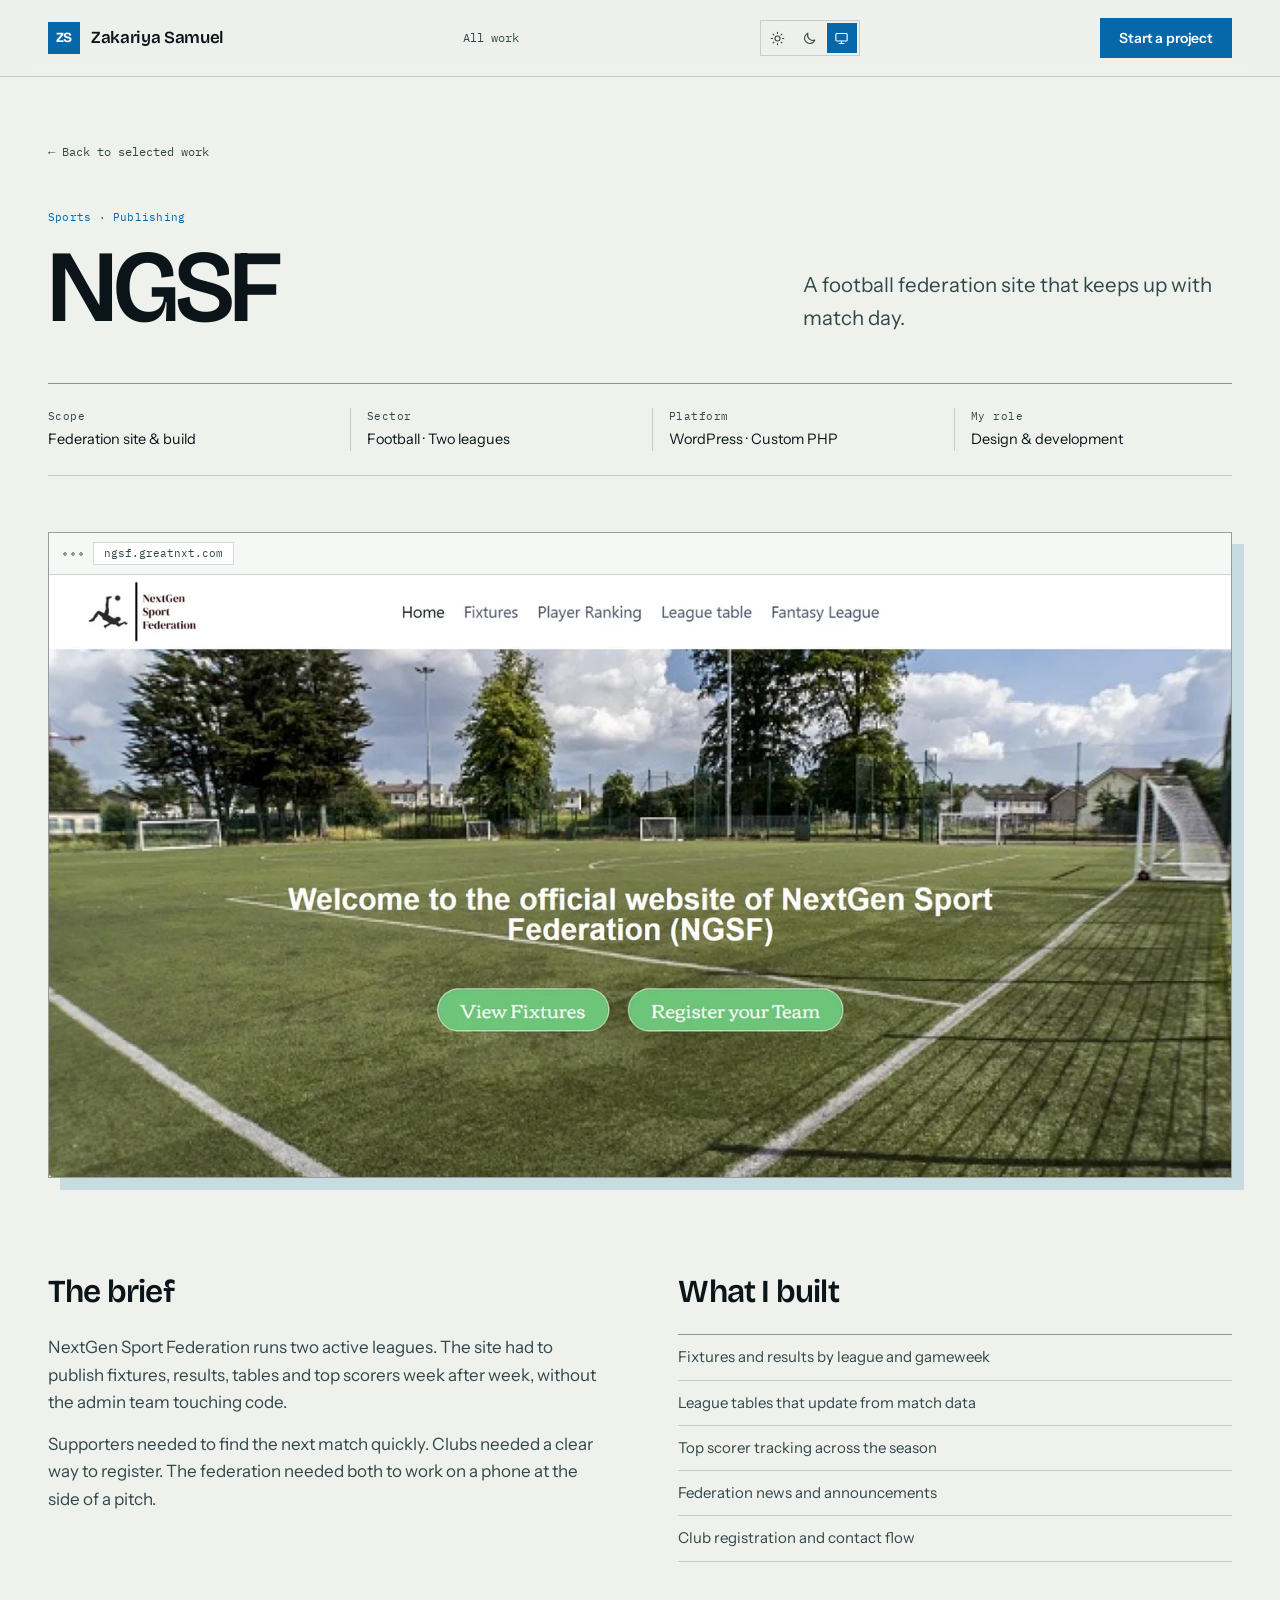
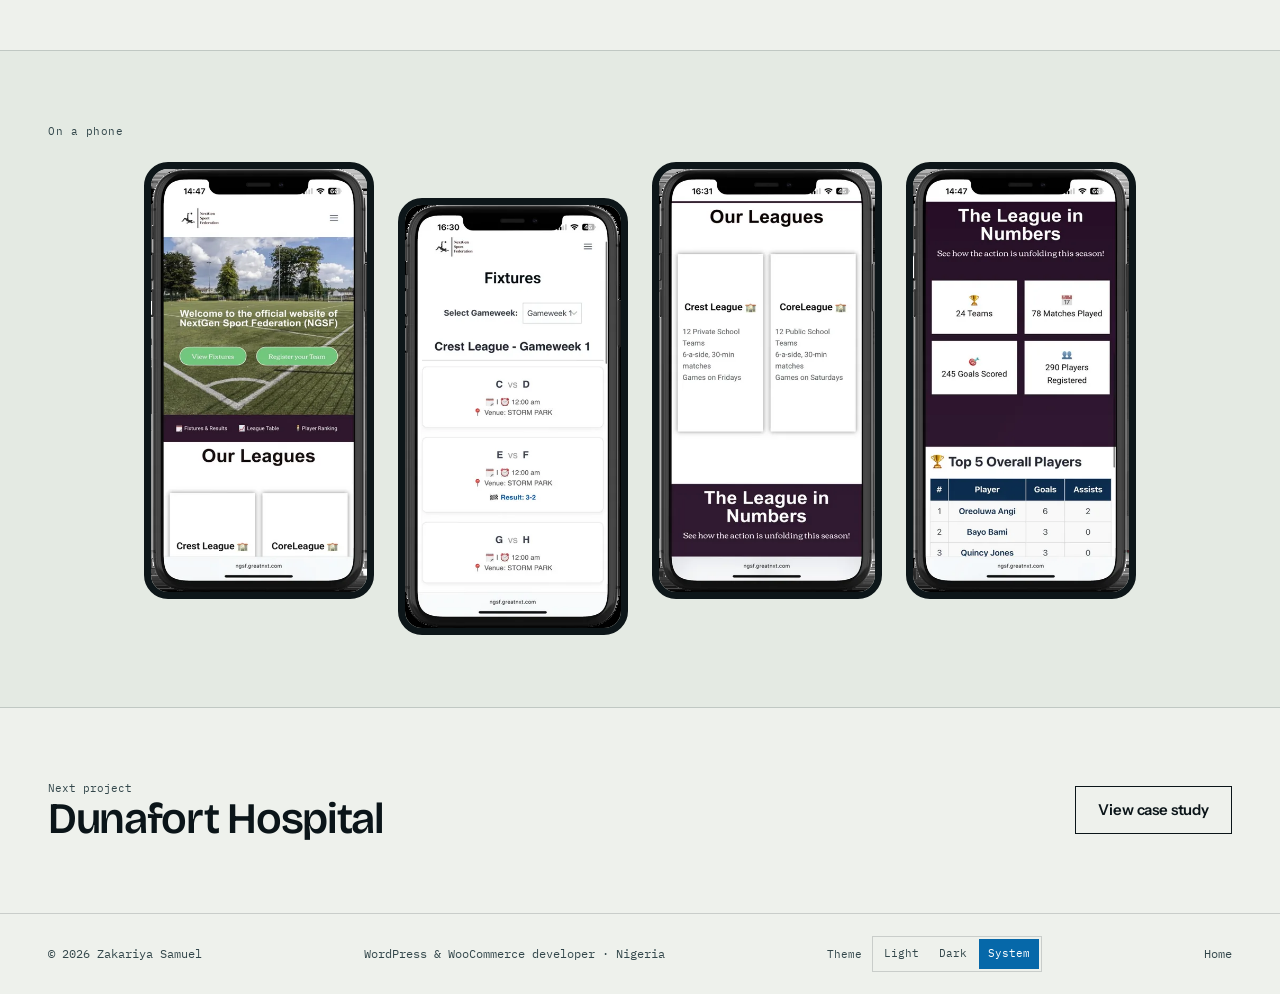
<file: work/ngsf.html>
<!doctype html>
<html lang="en">
<head>
<meta charset="utf-8">
<meta name="viewport" content="width=device-width, initial-scale=1">
<title>NGSF case study — Zakariya Samuel</title>
<meta name="description" content="NGSF case study: a football federation website with fixtures, league tables and top scorer tracking, built by Zakariya Samuel.">
<meta property="og:type" content="article">
<meta property="og:title" content="NGSF — WordPress case study by Zakariya Samuel">
<meta property="og:description" content="NGSF case study: a football federation website with fixtures, league tables and top scorer tracking, built by Zakariya Samuel.">
<meta property="og:image" content="../assets/img/ngsf-desktop.webp">
<meta name="theme-color" content="#EEF1EC">
<meta name="color-scheme" content="light dark">
<script>
(function () {
  var pref = 'system';
  try { pref = localStorage.getItem('theme') || 'system'; } catch (e) {}
  if (pref !== 'light' && pref !== 'dark' && pref !== 'system') pref = 'system';
  var dark = pref === 'dark' || (pref === 'system' && window.matchMedia('(prefers-color-scheme: dark)').matches);
  var root = document.documentElement;
  root.setAttribute('data-theme', dark ? 'dark' : 'light');
  root.setAttribute('data-theme-pref', pref);
  var meta = document.querySelector('meta[name="theme-color"]');
  if (meta) meta.setAttribute('content', dark ? '#07161C' : '#EEF1EC');
})();
</script>
<link rel="icon" href="../assets/favicon.svg" type="image/svg+xml">
<link rel="preload" href="../assets/fonts/bricolage-grotesque-200-800-normal.woff2" as="font" type="font/woff2" crossorigin>
<link rel="stylesheet" href="../assets/fonts.css">
<link rel="stylesheet" href="../assets/css/site.css">
</head>
<body>
<a class="skip-link" href="#main">Skip to content</a>
<header class="site-header">
  <div class="wrap header-inner">
    <a class="brand" href="../index.html" aria-label="Zakariya Samuel, home">
      <span class="brand-mark" aria-hidden="true">ZS</span>
      <span>Zakariya Samuel</span>
    </a>
    <a class="back-link" href="../index.html#work">All work</a>
    <div class="theme-switch header-theme" role="group" aria-label="Colour theme">
      <button type="button" data-theme-set="light" aria-pressed="false" aria-label="Light theme" title="Light">
        <svg viewBox="0 0 24 24" fill="none" stroke="currentColor" stroke-width="1.8" stroke-linecap="round" aria-hidden="true"><circle cx="12" cy="12" r="4"/><path d="M12 2v2M12 20v2M4.93 4.93l1.41 1.41M17.66 17.66l1.41 1.41M2 12h2M20 12h2M4.93 19.07l1.41-1.41M17.66 6.34l1.41-1.41"/></svg>
      </button>
      <button type="button" data-theme-set="dark" aria-pressed="false" aria-label="Dark theme" title="Dark">
        <svg viewBox="0 0 24 24" fill="none" stroke="currentColor" stroke-width="1.8" stroke-linejoin="round" aria-hidden="true"><path d="M20.5 14.5A8.5 8.5 0 0 1 9.5 3.5a8.5 8.5 0 1 0 11 11Z"/></svg>
      </button>
      <button type="button" data-theme-set="system" aria-pressed="true" aria-label="Use system theme" title="System">
        <svg viewBox="0 0 24 24" fill="none" stroke="currentColor" stroke-width="1.8" stroke-linecap="round" stroke-linejoin="round" aria-hidden="true"><rect x="3" y="4" width="18" height="12" rx="1.5"/><path d="M8 20h8M12 16v4"/></svg>
      </button>
    </div>
    <a class="btn btn--small btn--primary" href="../index.html#contact">Start a project</a>
  </div>
</header>

<main id="main" class="case-main">
  <div class="wrap">
    <div class="case-top">
      <a class="back-link" href="../index.html#work">&larr; Back to selected work</a>
    </div>

    <header class="case-intro">
      <div>
        <p class="work-cat">Sports · Publishing</p>
        <h1>NGSF</h1>
      </div>
      <p class="case-tagline">A football federation site that keeps up with match day.</p>
    </header>

    <dl class="case-meta">
      <div><dt>Scope</dt><dd>Federation site &amp; build</dd></div>
      <div><dt>Sector</dt><dd>Football · Two leagues</dd></div>
      <div><dt>Platform</dt><dd>WordPress · Custom PHP</dd></div>
      <div><dt>My role</dt><dd>Design &amp; development</dd></div>
    </dl>

    <div class="case-cover">
      <figure class="browser">
        <div class="browser-bar"><span class="browser-url">ngsf.greatnxt.com</span></div>
        <img src="../assets/img/ngsf-desktop.webp" width="1440" height="734" alt="NGSF homepage with a football pitch and a View Fixtures button" fetchpriority="high" decoding="async">
      </figure>
    </div>

    <div class="case-body">
      <div class="case-block">
        <h2>The brief</h2>
        <p>NextGen Sport Federation runs two active leagues. The site had to publish fixtures, results, tables and top scorers week after week, without the admin team touching code.</p><p>Supporters needed to find the next match quickly. Clubs needed a clear way to register. The federation needed both to work on a phone at the side of a pitch.</p>
      </div>
      <div class="case-block">
        <h2>What I built</h2>
        <ul class="case-list">
          <li>Fixtures and results by league and gameweek</li><li>League tables that update from match data</li><li>Top scorer tracking across the season</li><li>Federation news and announcements</li><li>Club registration and contact flow</li>
        </ul>
      </div>
    </div>
  </div>

  <section class="case-gallery" aria-label="Mobile screens">
    <div class="wrap">
      <p class="side-title">On a phone</p>
      <div class="phones">
        <figure class="phone"><img src="../assets/img/ngsf-phone-1.webp" width="408" height="799" alt="NGSF mobile homepage" loading="lazy" decoding="async"></figure><figure class="phone"><img src="../assets/img/ngsf-phone-2.webp" width="408" height="799" alt="NGSF mobile fixtures screen" loading="lazy" decoding="async"></figure><figure class="phone"><img src="../assets/img/ngsf-phone-3.webp" width="408" height="799" alt="NGSF mobile league table" loading="lazy" decoding="async"></figure><figure class="phone"><img src="../assets/img/ngsf-phone-4.webp" width="408" height="799" alt="NGSF mobile league statistics" loading="lazy" decoding="async"></figure>
      </div>
    </div>
  </section>

  <div class="wrap">
    <a class="case-next" href="dunafort.html">
      <div>
        <p>Next project</p>
        <strong>Dunafort Hospital</strong>
      </div>
      <span class="btn btn--ghost">View case study</span>
    </a>
  </div>
</main>

<footer class="site-footer">
  <div class="wrap footer-inner">
    <p>&copy; <span id="year">2026</span> Zakariya Samuel</p>
    <p class="footer-mid">WordPress &amp; WooCommerce developer · Nigeria</p>
    <div class="footer-theme">
      <span class="footer-theme-label">Theme</span>
      <div class="theme-switch theme-switch--text" role="group" aria-label="Colour theme">
        <button type="button" data-theme-set="light" aria-pressed="false">Light</button>
        <button type="button" data-theme-set="dark" aria-pressed="false">Dark</button>
        <button type="button" data-theme-set="system" aria-pressed="true">System</button>
      </div>
    </div>
    <a href="../index.html">Home</a>
  </div>
</footer>

<script src="../assets/js/site.js" defer></script>
</body>
</html>
</file>
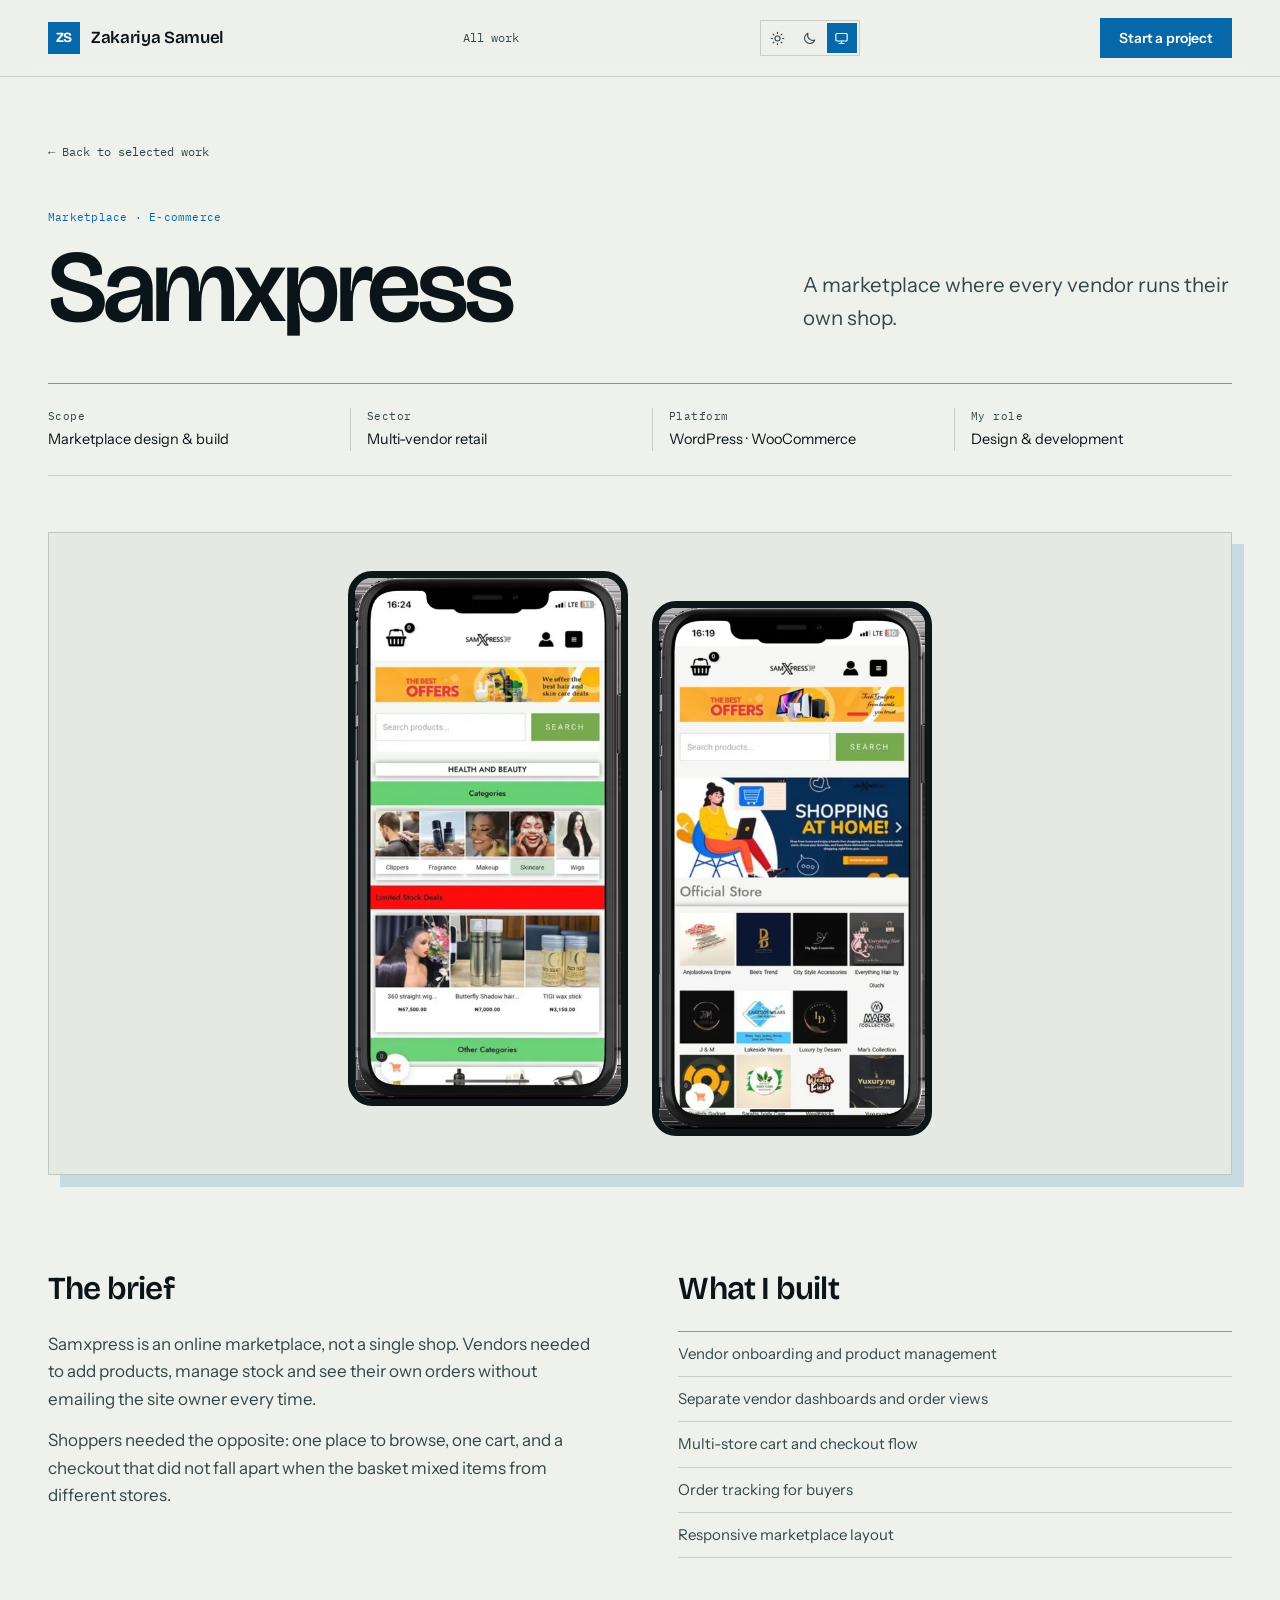
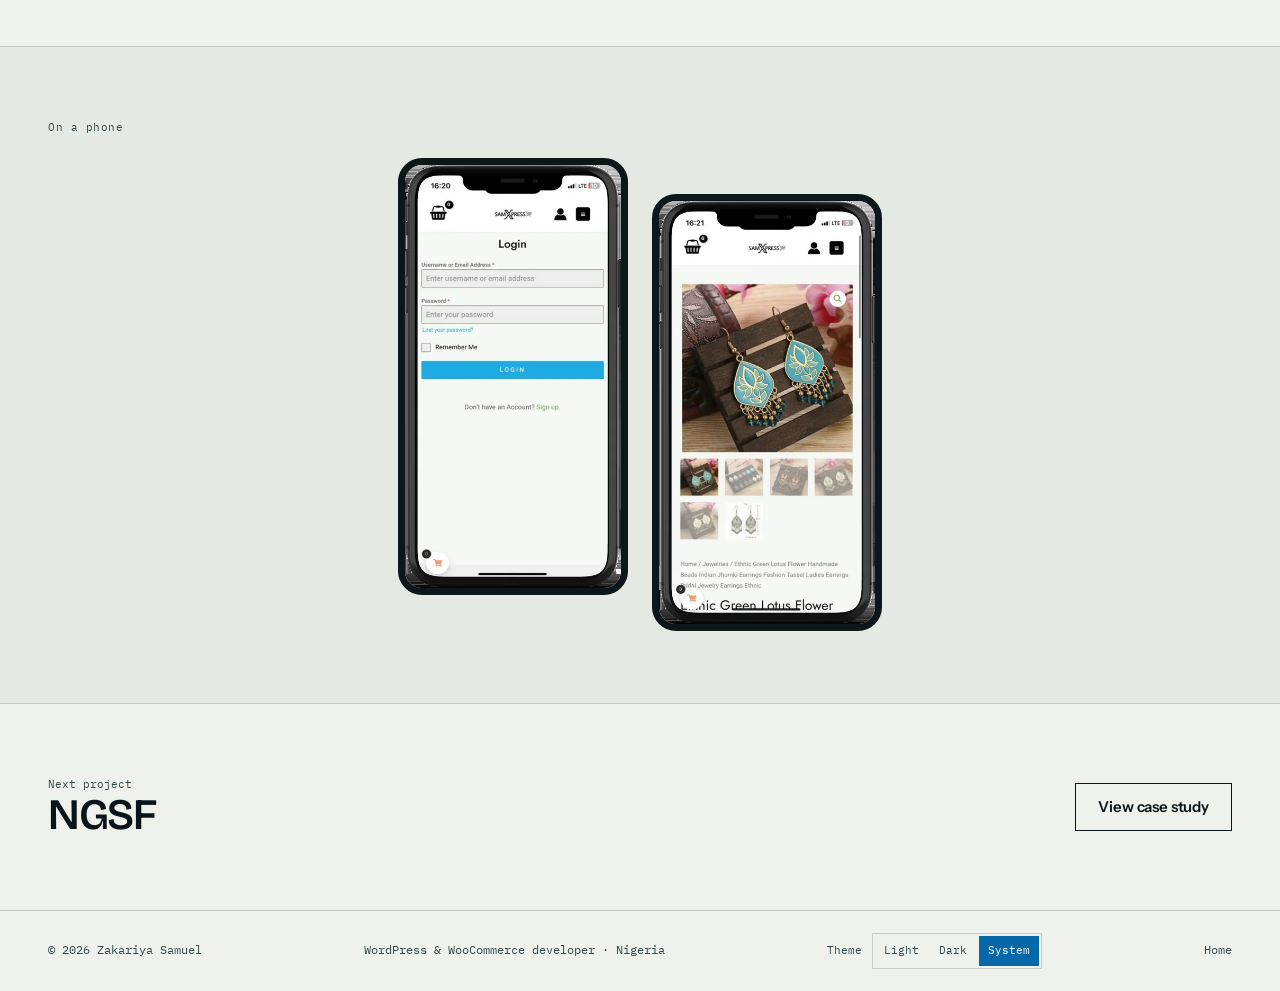
<file: work/samxpress.html>
<!doctype html>
<html lang="en">
<head>
<meta charset="utf-8">
<meta name="viewport" content="width=device-width, initial-scale=1">
<title>Samxpress case study — Zakariya Samuel</title>
<meta name="description" content="Samxpress case study: a multi-vendor WooCommerce marketplace with vendor product management and order tracking, built by Zakariya Samuel.">
<meta property="og:type" content="article">
<meta property="og:title" content="Samxpress — WordPress case study by Zakariya Samuel">
<meta property="og:description" content="Samxpress case study: a multi-vendor WooCommerce marketplace with vendor product management and order tracking, built by Zakariya Samuel.">
<meta property="og:image" content="../assets/img/samxpress-home.webp">
<meta name="theme-color" content="#EEF1EC">
<meta name="color-scheme" content="light dark">
<script>
(function () {
  var pref = 'system';
  try { pref = localStorage.getItem('theme') || 'system'; } catch (e) {}
  if (pref !== 'light' && pref !== 'dark' && pref !== 'system') pref = 'system';
  var dark = pref === 'dark' || (pref === 'system' && window.matchMedia('(prefers-color-scheme: dark)').matches);
  var root = document.documentElement;
  root.setAttribute('data-theme', dark ? 'dark' : 'light');
  root.setAttribute('data-theme-pref', pref);
  var meta = document.querySelector('meta[name="theme-color"]');
  if (meta) meta.setAttribute('content', dark ? '#07161C' : '#EEF1EC');
})();
</script>
<link rel="icon" href="../assets/favicon.svg" type="image/svg+xml">
<link rel="preload" href="../assets/fonts/bricolage-grotesque-200-800-normal.woff2" as="font" type="font/woff2" crossorigin>
<link rel="stylesheet" href="../assets/fonts.css">
<link rel="stylesheet" href="../assets/css/site.css">
</head>
<body>
<a class="skip-link" href="#main">Skip to content</a>
<header class="site-header">
  <div class="wrap header-inner">
    <a class="brand" href="../index.html" aria-label="Zakariya Samuel, home">
      <span class="brand-mark" aria-hidden="true">ZS</span>
      <span>Zakariya Samuel</span>
    </a>
    <a class="back-link" href="../index.html#work">All work</a>
    <div class="theme-switch header-theme" role="group" aria-label="Colour theme">
      <button type="button" data-theme-set="light" aria-pressed="false" aria-label="Light theme" title="Light">
        <svg viewBox="0 0 24 24" fill="none" stroke="currentColor" stroke-width="1.8" stroke-linecap="round" aria-hidden="true"><circle cx="12" cy="12" r="4"/><path d="M12 2v2M12 20v2M4.93 4.93l1.41 1.41M17.66 17.66l1.41 1.41M2 12h2M20 12h2M4.93 19.07l1.41-1.41M17.66 6.34l1.41-1.41"/></svg>
      </button>
      <button type="button" data-theme-set="dark" aria-pressed="false" aria-label="Dark theme" title="Dark">
        <svg viewBox="0 0 24 24" fill="none" stroke="currentColor" stroke-width="1.8" stroke-linejoin="round" aria-hidden="true"><path d="M20.5 14.5A8.5 8.5 0 0 1 9.5 3.5a8.5 8.5 0 1 0 11 11Z"/></svg>
      </button>
      <button type="button" data-theme-set="system" aria-pressed="true" aria-label="Use system theme" title="System">
        <svg viewBox="0 0 24 24" fill="none" stroke="currentColor" stroke-width="1.8" stroke-linecap="round" stroke-linejoin="round" aria-hidden="true"><rect x="3" y="4" width="18" height="12" rx="1.5"/><path d="M8 20h8M12 16v4"/></svg>
      </button>
    </div>
    <a class="btn btn--small btn--primary" href="../index.html#contact">Start a project</a>
  </div>
</header>

<main id="main" class="case-main">
  <div class="wrap">
    <div class="case-top">
      <a class="back-link" href="../index.html#work">&larr; Back to selected work</a>
    </div>

    <header class="case-intro">
      <div>
        <p class="work-cat">Marketplace · E-commerce</p>
        <h1>Samxpress</h1>
      </div>
      <p class="case-tagline">A marketplace where every vendor runs their own shop.</p>
    </header>

    <dl class="case-meta">
      <div><dt>Scope</dt><dd>Marketplace design &amp; build</dd></div>
      <div><dt>Sector</dt><dd>Multi-vendor retail</dd></div>
      <div><dt>Platform</dt><dd>WordPress · WooCommerce</dd></div>
      <div><dt>My role</dt><dd>Design &amp; development</dd></div>
    </dl>

    <div class="case-cover">
      <div class="phones">
        <figure class="phone"><img src="../assets/img/samxpress-home.webp" width="408" height="799" alt="Samxpress marketplace home screen with offers and categories" fetchpriority="high" decoding="async"></figure><figure class="phone"><img src="../assets/img/samxpress-desktop.webp" width="408" height="799" alt="Samxpress marketplace home screen with a full product grid" fetchpriority="high" decoding="async"></figure>
      </div>
    </div>

    <div class="case-body">
      <div class="case-block">
        <h2>The brief</h2>
        <p>Samxpress is an online marketplace, not a single shop. Vendors needed to add products, manage stock and see their own orders without emailing the site owner every time.</p><p>Shoppers needed the opposite: one place to browse, one cart, and a checkout that did not fall apart when the basket mixed items from different stores.</p>
      </div>
      <div class="case-block">
        <h2>What I built</h2>
        <ul class="case-list">
          <li>Vendor onboarding and product management</li><li>Separate vendor dashboards and order views</li><li>Multi-store cart and checkout flow</li><li>Order tracking for buyers</li><li>Responsive marketplace layout</li>
        </ul>
      </div>
    </div>
  </div>

  <section class="case-gallery" aria-label="Mobile screens">
    <div class="wrap">
      <p class="side-title">On a phone</p>
      <div class="phones">
        <figure class="phone"><img src="../assets/img/samxpress-phone-1.webp" width="408" height="799" alt="Samxpress vendor login screen" loading="lazy" decoding="async"></figure><figure class="phone"><img src="../assets/img/samxpress-phone-2.webp" width="408" height="799" alt="Samxpress product page with a handbag listing" loading="lazy" decoding="async"></figure>
      </div>
    </div>
  </section>

  <div class="wrap">
    <a class="case-next" href="ngsf.html">
      <div>
        <p>Next project</p>
        <strong>NGSF</strong>
      </div>
      <span class="btn btn--ghost">View case study</span>
    </a>
  </div>
</main>

<footer class="site-footer">
  <div class="wrap footer-inner">
    <p>&copy; <span id="year">2026</span> Zakariya Samuel</p>
    <p class="footer-mid">WordPress &amp; WooCommerce developer · Nigeria</p>
    <div class="footer-theme">
      <span class="footer-theme-label">Theme</span>
      <div class="theme-switch theme-switch--text" role="group" aria-label="Colour theme">
        <button type="button" data-theme-set="light" aria-pressed="false">Light</button>
        <button type="button" data-theme-set="dark" aria-pressed="false">Dark</button>
        <button type="button" data-theme-set="system" aria-pressed="true">System</button>
      </div>
    </div>
    <a href="../index.html">Home</a>
  </div>
</footer>

<script src="../assets/js/site.js" defer></script>
</body>
</html>
</file>
<file: assets/fonts.css>
﻿@font-face{font-family:'Bricolage Grotesque';font-style:normal;font-weight:200 800;font-display:swap;src:url('fonts/bricolage-grotesque-200-800-normal.woff2') format('woff2');}
@font-face{font-family:'IBM Plex Mono';font-style:normal;font-weight:400;font-display:swap;src:url('fonts/ibm-plex-mono-400-normal.woff2') format('woff2');}
@font-face{font-family:'IBM Plex Mono';font-style:normal;font-weight:500;font-display:swap;src:url('fonts/ibm-plex-mono-500-normal.woff2') format('woff2');}
@font-face{font-family:'Instrument Sans';font-style:italic;font-weight:400 700;font-display:swap;src:url('fonts/instrument-sans-400-700-italic.woff2') format('woff2');}
@font-face{font-family:'Instrument Sans';font-style:normal;font-weight:400 700;font-display:swap;src:url('fonts/instrument-sans-400-700-normal.woff2') format('woff2');}
</file>
<file: assets/css/site.css>
:root {
  color-scheme: light;
  --paper: #eef1ec;
  --paper-2: #e4eae3;
  --ink: #0b1519;
  --ink-soft: #33474b;
  --blue: #0668a9;
  --blue-deep: #05405f;
  --blue-soft: #cfe3f0;
  --blue-contrast: #ffffff;
  --blue-hover: #05405f;
  --lilac: #c5b3f2;
  --line: rgba(11, 21, 25, .16);
  --line-strong: rgba(11, 21, 25, .42);
  --surface: #ffffff;
  --surface-2: #f6f8f5;
  --header-bg: rgba(238, 241, 236, .9);
  --status-bg: rgba(255, 255, 255, .5);
  --badge-bg: rgba(255, 255, 255, .95);
  --on-deep: #eef1ec;
  --on-deep-text: #0b1519;
  --focus: #0668a9;
  --shadow: rgba(6, 104, 169, .16);
  --display: 'Bricolage Grotesque', 'Trebuchet MS', sans-serif;
  --sans: 'Instrument Sans', 'Segoe UI', sans-serif;
  --mono: 'IBM Plex Mono', 'Consolas', monospace;
  --wrap: 1240px;
  --pad: clamp(20px, 4vw, 48px);
}

html[data-theme="dark"] {
  color-scheme: dark;
  --paper: #07161c;
  --paper-2: #0b222b;
  --ink: #e8f0ee;
  --ink-soft: #a9bec1;
  --blue: #58b6df;
  --blue-deep: #052f42;
  --blue-soft: #11384a;
  --blue-contrast: #06161c;
  --blue-hover: #7fc9ea;
  --lilac: #d4c3ff;
  --line: rgba(232, 240, 238, .16);
  --line-strong: rgba(232, 240, 238, .42);
  --surface: #0d2028;
  --surface-2: #0a1a21;
  --header-bg: rgba(7, 22, 28, .9);
  --status-bg: rgba(255, 255, 255, .04);
  --badge-bg: #e8f0ee;
  --on-deep: #eef1ec;
  --on-deep-text: #0b1519;
  --focus: #d4c3ff;
  --shadow: rgba(0, 0, 0, .45);
}

*, *::before, *::after { box-sizing: border-box; }

html {
  background: var(--paper);
  scroll-behavior: smooth;
  -webkit-text-size-adjust: 100%;
  scroll-padding-top: 96px;
}

body {
  margin: 0;
  background: var(--paper);
  color: var(--ink);
  font-family: var(--sans);
  font-size: 17px;
  line-height: 1.62;
  font-optical-sizing: auto;
  -webkit-font-smoothing: antialiased;
  overflow-x: hidden;
}

img { display: block; max-width: 100%; height: auto; }
a { color: inherit; text-underline-offset: 3px; text-decoration-thickness: 1px; }
button, input, select, textarea { font: inherit; color: inherit; }
h1, h2, h3, h4, p, ul, ol, figure, dl, dd { margin: 0; }
ul, ol { padding: 0; }
::selection { background: var(--blue); color: var(--blue-contrast); }

.wrap {
  width: min(var(--wrap), 100% - (var(--pad) * 2));
  margin-inline: auto;
}

.sr-only {
  position: absolute;
  width: 1px; height: 1px;
  padding: 0; margin: -1px;
  overflow: hidden;
  clip: rect(0 0 0 0);
  white-space: nowrap;
  border: 0;
}

.skip-link {
  position: fixed;
  top: 12px; left: 12px;
  z-index: 200;
  padding: 10px 16px;
  background: var(--ink);
  color: var(--paper);
  text-decoration: none;
  transform: translateY(-160%);
}
.skip-link:focus { transform: none; }

:focus-visible {
  outline: 2px solid var(--focus);
  outline-offset: 3px;
}

/* Header */
.site-header {
  position: sticky;
  top: 0;
  z-index: 100;
  background: var(--header-bg);
  backdrop-filter: blur(14px);
  border-bottom: 1px solid var(--line);
}

.site-header.is-scrolled { box-shadow: 0 10px 30px rgba(11, 21, 25, .06); }

.header-inner {
  display: flex;
  align-items: center;
  justify-content: space-between;
  gap: 24px;
  height: 76px;
}

.brand {
  display: inline-flex;
  align-items: center;
  gap: 11px;
  font-family: var(--display);
  font-size: 17px;
  font-weight: 600;
  letter-spacing: -.02em;
  text-decoration: none;
  white-space: nowrap;
}

.brand-mark {
  display: grid;
  place-items: center;
  width: 32px; height: 32px;
  background: var(--blue);
  color: var(--blue-contrast);
  font-size: 14px;
  font-weight: 700;
  letter-spacing: -.04em;
}

.desktop-nav ul {
  display: flex;
  gap: 30px;
  list-style: none;
}

.desktop-nav a {
  font-size: 15px;
  text-decoration: none;
  color: var(--ink-soft);
  transition: color .18s ease;
}

.desktop-nav a:hover,
.desktop-nav a[aria-current="true"] { color: var(--ink); }

.btn {
  display: inline-flex;
  align-items: center;
  justify-content: center;
  min-height: 48px;
  padding: 0 22px;
  border: 1px solid transparent;
  font-family: var(--sans);
  font-size: 15px;
  font-weight: 600;
  letter-spacing: -.01em;
  text-decoration: none;
  cursor: pointer;
  transition: background-color .18s ease, color .18s ease, border-color .18s ease;
}

.btn--primary { background: var(--blue); color: var(--blue-contrast); }
.btn--primary:hover { background: var(--blue-hover); }
.btn--ghost { border-color: var(--ink); background: transparent; }
.btn--ghost:hover { background: var(--ink); color: var(--paper); }
.btn--light { background: var(--on-deep); color: var(--on-deep-text); }
.btn--light:hover { background: var(--lilac); }
.btn--small { min-height: 40px; padding: 0 18px; font-size: 14px; }

/* Theme switch */
.theme-switch {
  display: inline-flex;
  align-items: center;
  gap: 2px;
  padding: 2px;
  border: 1px solid var(--line);
  background: transparent;
}

.theme-switch button {
  display: grid;
  place-items: center;
  width: 30px;
  height: 30px;
  padding: 0;
  border: 0;
  background: transparent;
  color: var(--ink-soft);
  cursor: pointer;
  transition: background-color .18s ease, color .18s ease;
}

.theme-switch button:hover { color: var(--ink); background: var(--paper-2); }

.theme-switch button[aria-pressed="true"] {
  background: var(--blue);
  color: var(--blue-contrast);
}

.theme-switch svg { width: 15px; height: 15px; }

.theme-switch--text button {
  width: auto;
  min-width: 44px;
  padding: 0 9px;
  font-family: var(--mono);
  font-size: 11px;
  letter-spacing: .01em;
}

.mobile-theme {
  display: flex;
  align-items: center;
  justify-content: space-between;
  gap: 16px;
  margin-top: 14px;
  padding-top: 18px;
  border-top: 1px solid var(--line);
}

.mobile-theme-label {
  font-family: var(--mono);
  font-size: 11px;
  color: var(--ink-soft);
}

.footer-theme { display: flex; align-items: center; gap: 10px; }

.footer-theme-label {
  font-family: var(--mono);
  font-size: 10.5px;
  color: var(--ink-soft);
}


.menu-toggle {
  display: none;
  width: 44px; height: 44px;
  padding: 0;
  border: 1px solid var(--line-strong);
  background: transparent;
  cursor: pointer;
  position: relative;
}

.menu-line {
  position: absolute;
  left: 12px; right: 12px;
  height: 1.5px;
  background: var(--ink);
  transition: transform .2s ease, opacity .2s ease;
}
.menu-line:nth-of-type(2) { top: 17px; }
.menu-line:nth-of-type(3) { top: 26px; }
.menu-toggle[aria-expanded="true"] .menu-line:nth-of-type(2) { transform: translateY(4.5px) rotate(45deg); }
.menu-toggle[aria-expanded="true"] .menu-line:nth-of-type(3) { transform: translateY(-4.5px) rotate(-45deg); }

.mobile-nav {
  position: fixed;
  inset: 76px 0 0;
  z-index: 99;
  background: var(--paper);
  padding: 32px var(--pad);
  display: flex;
  flex-direction: column;
  justify-content: space-between;
  overflow-y: auto;
}
.mobile-nav[hidden] { display: none; }
.mobile-nav nav { display: grid; }
.mobile-nav nav a {
  font-family: var(--display);
  font-size: clamp(2rem, 9vw, 3rem);
  font-weight: 500;
  letter-spacing: -.03em;
  line-height: 1.15;
  padding: 12px 0;
  border-bottom: 1px solid var(--line);
  text-decoration: none;
}
.mobile-nav-foot { display: grid; gap: 6px; padding-top: 32px; font-family: var(--mono); font-size: 13px; }
.mobile-nav-foot a { color: var(--ink-soft); text-decoration: none; }
body.nav-open { overflow: hidden; }

/* Hero */
.hero { padding-top: clamp(40px, 6vw, 76px); }

.hero-grid {
  display: grid;
  grid-template-columns: minmax(0, 1.08fr) minmax(300px, .78fr);
  gap: clamp(32px, 6vw, 88px);
  align-items: center;
  padding-bottom: clamp(48px, 7vw, 88px);
}

.status {
  display: inline-flex;
  align-items: center;
  gap: 9px;
  padding: 7px 12px;
  border: 1px solid var(--line);
  border-radius: 999px;
  background: var(--status-bg);
  font-family: var(--mono);
  font-size: 11.5px;
  color: var(--ink-soft);
}

.status-dot {
  width: 7px; height: 7px;
  border-radius: 50%;
  background: #17845a;
  box-shadow: 0 0 0 3px rgba(23, 132, 90, .14);
}

.hero h1 {
  font-family: var(--display);
  font-size: clamp(2.9rem, 6.6vw, 5.7rem);
  font-weight: 580;
  line-height: .93;
  letter-spacing: -.038em;
  margin-top: 26px;
  max-width: 11ch;
}

.hero-sub {
  max-width: 50ch;
  margin-top: 28px;
  color: var(--ink-soft);
  font-size: clamp(1.02rem, 1.25vw, 1.16rem);
}

.hero-actions {
  display: flex;
  flex-wrap: wrap;
  gap: 12px;
  margin-top: 34px;
}

.hero-meta {
  display: flex;
  flex-wrap: wrap;
  gap: 40px;
  margin-top: 44px;
  padding-top: 22px;
  border-top: 1px solid var(--line);
  max-width: 540px;
}

.hero-meta dt {
  font-family: var(--mono);
  font-size: 10.5px;
  letter-spacing: .04em;
    color: var(--ink-soft);
}

.hero-meta dd { font-size: 14px; margin-top: 2px; }

.portrait-card {
  position: relative;
  min-height: 560px;
  background: var(--blue);
  overflow: hidden;
}

.portrait-card img {
  position: absolute;
  inset: 0;
  width: 100%;
  height: 100%;
  object-fit: cover;
  object-position: 50% 18%;
  filter: saturate(1.04);
}

.portrait-card::after {
  content: "";
  position: absolute;
  inset: 0;
  background: linear-gradient(180deg, rgba(5, 64, 95, 0) 42%, rgba(5, 64, 95, .82) 100%);
  pointer-events: none;
}

.portrait-badge {
  position: absolute;
  left: 18px; right: 18px; bottom: 18px;
  z-index: 2;
  background: var(--badge-bg);
  color: #0b1519;
  padding: 14px 16px;
  border-left: 3px solid var(--blue);
}

.portrait-badge-title { font-weight: 650; font-size: 15px; letter-spacing: -.01em; }
.portrait-badge-meta { font-family: var(--mono); font-size: 11px; color: #33474b; margin-top: 2px; }

/* Clients */
.clients {
  border-top: 1px solid var(--line);
  border-bottom: 1px solid var(--line);
  padding: 24px 0;
}

.clients-label {
  font-family: var(--mono);
  font-size: 10.5px;
  letter-spacing: .05em;
    color: var(--ink-soft);
  margin-bottom: 16px;
}

.clients-grid {
  display: grid;
  grid-template-columns: repeat(5, 1fr);
  gap: 24px;
  list-style: none;
}

.clients-grid li {
  border-left: 1px solid var(--line);
  padding-left: 18px;
}

.clients-grid li:first-child { border-left: 0; padding-left: 0; }
.clients-grid strong { display: block; font-size: 15px; font-weight: 650; letter-spacing: -.01em; }
.clients-grid span { font-family: var(--mono); font-size: 10.5px; color: var(--ink-soft); }

/* Sections */
.section { padding: clamp(64px, 8.5vw, 118px) 0; }
.section--tint {
  background: var(--paper-2);
  border-top: 1px solid var(--line);
  border-bottom: 1px solid var(--line);
}

.section-head {
  display: grid;
  grid-template-columns: 1.15fr .85fr;
  gap: 40px;
  align-items: end;
  margin-bottom: clamp(36px, 5vw, 60px);
}

.section-head h2,
.about-grid h2 {
  font-family: var(--display);
  font-size: clamp(2.1rem, 4.2vw, 3.5rem);
  font-weight: 580;
  line-height: .98;
  letter-spacing: -.032em;
  max-width: 14ch;
}

.section-head p {
  color: var(--ink-soft);
  max-width: 42ch;
  font-size: 15.5px;
  padding-bottom: 6px;
}

/* Work */
.work-list { border-top: 1px solid var(--line-strong); }

.work-item {
  display: grid;
  grid-template-columns: minmax(0, .78fr) minmax(0, 1.22fr);
  gap: clamp(28px, 5vw, 70px);
  align-items: center;
  padding: clamp(36px, 4.6vw, 60px) 0;
  border-bottom: 1px solid var(--line);
}

.work-item:nth-child(even) .work-copy { order: 2; }

.work-cat {
  font-family: var(--mono);
  font-size: 11px;
  letter-spacing: .02em;
  color: var(--blue);
  margin-bottom: 12px;
}

.work-copy h3 {
  font-family: var(--display);
  font-size: clamp(1.85rem, 2.7vw, 2.45rem);
  font-weight: 600;
  line-height: 1;
  letter-spacing: -.03em;
}

.work-desc {
  color: var(--ink-soft);
  margin-top: 14px;
  max-width: 44ch;
  font-size: 15.5px;
}

.tags {
  display: flex;
  flex-wrap: wrap;
  gap: 7px;
  list-style: none;
  margin-top: 20px;
}

.tags li {
  font-family: var(--mono);
  font-size: 10.5px;
  color: var(--ink-soft);
  border: 1px solid var(--line);
  padding: 4px 8px;
}

.case-link {
  display: inline-block;
  margin-top: 24px;
  font-size: 14.5px;
  font-weight: 650;
  text-decoration: none;
  border-bottom: 1.5px solid var(--blue);
  padding-bottom: 2px;
  transition: color .18s ease, border-color .18s ease;
}

.case-link:hover { color: var(--blue); }

.browser {
  background: var(--surface);
  border: 1px solid var(--line-strong);
  box-shadow: 12px 12px 0 var(--shadow);
}

.browser-bar {
  display: flex;
  align-items: center;
  gap: 6px;
  padding: 9px 12px;
  border-bottom: 1px solid var(--line);
  background: var(--surface-2);
}

.browser-bar::before {
  content: "";
  width: 26px;
  height: 7px;
  background-image: radial-gradient(circle, var(--line-strong) 1.6px, transparent 1.8px);
  background-size: 8px 8px;
  flex: none;
}

.browser-url {
  font-family: var(--mono);
  font-size: 10.5px;
  color: var(--ink-soft);
  background: var(--surface);
  border: 1px solid var(--line);
  padding: 2px 10px;
  overflow: hidden;
  text-overflow: ellipsis;
  white-space: nowrap;
}

.browser img { width: 100%; }

.phones {
  display: flex;
  justify-content: center;
  align-items: flex-start;
  gap: clamp(14px, 2vw, 24px);
  background: var(--paper-2);
  border: 1px solid var(--line);
  padding: clamp(24px, 3vw, 38px) 18px;
  box-shadow: 12px 12px 0 var(--shadow);
}

.phone {
  width: min(46%, 200px);
  border: 7px solid #0d1619;
  border-radius: 24px;
  overflow: hidden;
  background: #0d1619;
}

.phone:nth-child(2) { margin-top: 30px; }
.phone img { width: 100%; }

/* Services */
.service-list { border-top: 1px solid var(--line-strong); }

.service {
  display: grid;
  grid-template-columns: minmax(0, .9fr) minmax(0, 1.35fr) minmax(0, .75fr);
  gap: clamp(20px, 4vw, 48px);
  padding: 32px 0;
  border-bottom: 1px solid var(--line);
  align-items: start;
}

.service h3 {
  font-family: var(--display);
  font-size: clamp(1.3rem, 1.9vw, 1.6rem);
  font-weight: 600;
  letter-spacing: -.02em;
  line-height: 1.05;
}

.service p { color: var(--ink-soft); font-size: 15.5px; max-width: 44ch; }

.service ul {
  list-style: none;
  display: grid;
  gap: 5px;
  font-family: var(--mono);
  font-size: 11.5px;
  color: var(--ink-soft);
}

/* Process */
.process {
  display: grid;
  grid-template-columns: repeat(4, 1fr);
  gap: clamp(20px, 3vw, 36px);
  list-style: none;
  border-top: 2px solid var(--blue);
}

.step { padding-top: 20px; border-top: 1px solid var(--line); margin-top: -2px; }

.step-num {
  font-family: var(--mono);
  font-size: 10.5px;
  letter-spacing: .04em;
    color: var(--blue);
}

.step h3 {
  font-family: var(--display);
  font-size: 1.4rem;
  font-weight: 600;
  letter-spacing: -.02em;
  margin-top: 10px;
}

.step p:last-child { color: var(--ink-soft); font-size: 14.5px; margin-top: 8px; }

/* About */
.about-grid {
  display: grid;
  grid-template-columns: minmax(0, 1.05fr) minmax(0, .8fr);
  gap: clamp(36px, 6vw, 80px);
  align-items: start;
}

.about-grid h2 { max-width: 17ch; }

.about-body { margin-top: 26px; display: grid; gap: 16px; max-width: 52ch; }
.about-body p { color: var(--ink-soft); }

.about-side { padding-top: 8px; }

.side-title {
  font-family: var(--mono);
  font-size: 10.5px;
  letter-spacing: .05em;
    color: var(--ink-soft);
}

.stack {
  list-style: none;
  margin-top: 14px;
  border-top: 1px solid var(--line-strong);
}

.stack li {
  display: flex;
  justify-content: space-between;
  gap: 16px;
  padding: 8px 0;
  border-bottom: 1px dotted var(--line-strong);
  font-family: var(--mono);
  font-size: 12px;
}

.stack li span:last-child { color: var(--ink-soft); }

.side-note {
  margin-top: 22px;
  font-size: 14px;
  color: var(--ink-soft);
  border-left: 3px solid var(--blue);
  padding-left: 14px;
}

/* Contact */
.contact {
  background: var(--blue-deep);
  color: var(--on-deep);
  padding: clamp(64px, 8.5vw, 112px) 0;
}

.contact-head {
  display: grid;
  grid-template-columns: 1.2fr .8fr;
  gap: 40px;
  align-items: end;
  margin-bottom: clamp(36px, 5vw, 56px);
}

.contact h2 {
  font-family: var(--display);
  font-size: clamp(2.5rem, 5.6vw, 4.6rem);
  font-weight: 560;
  line-height: .96;
  letter-spacing: -.035em;
  max-width: 15ch;\r?\n  color: var(--on-deep);
}

.contact-head p { color: #b7c4c2; max-width: 34ch; font-size: 15.5px; padding-bottom: 6px; }

.contact-grid {
  display: grid;
  grid-template-columns: .8fr 1.2fr;
  gap: clamp(36px, 6vw, 80px);
  border-top: 1px solid rgba(255, 255, 255, .18);
  padding-top: clamp(28px, 4vw, 44px);
}

.contact-direct { display: grid; gap: 4px; align-content: start; }

.contact-link {
  display: grid;
  gap: 1px;
  padding: 14px 0;
  border-bottom: 1px solid rgba(255, 255, 255, .14);
  text-decoration: none;
}

.contact-link-label {
  font-family: var(--mono);
  font-size: 10.5px;
  letter-spacing: .04em;
    color: #AFC9D6;
}

.contact-link-value { font-size: clamp(1.05rem, 1.7vw, 1.3rem); letter-spacing: -.01em; }
.contact-link:hover .contact-link-value { color: var(--lilac); }

.contact-form {
  display: grid;
  grid-template-columns: 1fr 1fr;
  gap: 22px 24px;
}

.field { display: grid; gap: 4px; }
.field--full { grid-column: 1 / -1; }

.field label {
  font-family: var(--mono);
  font-size: 10.5px;
  letter-spacing: .04em;
    color: #AFC9D6;
}

.input {
  width: 100%;
  background: transparent;
  border: 0;
  border-bottom: 1px solid rgba(255, 255, 255, .32);
  border-radius: 0;
  color: var(--on-deep);\r?\n  padding: 8px 0;
  font-size: 15.5px;
  transition: border-color .18s ease;
}

.input:focus { outline: none; border-bottom-color: var(--lilac); }
.input:focus-visible { outline: none; }
textarea.input { resize: vertical; min-height: 90px; }

select.input {
  appearance: none;
  background-image: linear-gradient(45deg, transparent 50%, #AFC9D6 50%), linear-gradient(135deg, #AFC9D6 50%, transparent 50%);
  background-position: calc(100% - 12px) 18px, calc(100% - 7px) 18px;
  background-size: 5px 5px, 5px 5px;
  background-repeat: no-repeat;
}

select.input option { color: var(--ink); background: var(--surface); }

.form-foot {
  display: flex;
  flex-wrap: wrap;
  align-items: center;
  gap: 16px;
  margin-top: 6px;
}

.form-note { font-family: var(--mono); font-size: 10.5px; color: #AFC9D6; max-width: 30ch; }
.contact-form > [role="status"] { grid-column: 1 / -1; max-width: 52ch; color: #d9e2e0; }

.contact .btn:focus-visible { outline-color: var(--lilac); }

/* Footer */
.site-footer {
  border-top: 1px solid var(--line);
  padding: 22px 0;
  font-family: var(--mono);
  font-size: 11.5px;
  color: var(--ink-soft);
}

.footer-inner {
  display: flex;
  justify-content: space-between;
  align-items: center;
  gap: 20px;
  flex-wrap: wrap;
}

.footer-inner a { text-decoration: none; }
.footer-inner a:hover { color: var(--blue); }

/* Case study pages */
.case-main { padding-bottom: 0; }

.case-top { padding: clamp(32px, 5vw, 60px) 0 0; }

.back-link {
  font-family: var(--mono);
  font-size: 12px;
  color: var(--ink-soft);
  text-decoration: none;
  display: inline-flex;
  align-items: center;
  gap: 8px;
}
.back-link:hover { color: var(--blue); }

.case-intro {
  display: grid;
  grid-template-columns: 1.25fr .75fr;
  gap: 40px;
  align-items: end;
  padding: clamp(28px, 4vw, 44px) 0 clamp(32px, 4vw, 48px);
  border-bottom: 1px solid var(--line-strong);
}

.case-intro h1 {
  font-family: var(--display);
  font-size: clamp(3rem, 8vw, 6.6rem);
  font-weight: 580;
  line-height: .9;
  letter-spacing: -.04em;
}

.case-intro .work-cat { margin-bottom: 16px; }
.case-tagline { color: var(--ink-soft); font-size: clamp(1.05rem, 1.6vw, 1.3rem); max-width: 34ch; }

.case-meta {
  display: grid;
  grid-template-columns: repeat(4, 1fr);
  gap: 24px;
  padding: 24px 0;
  border-bottom: 1px solid var(--line);
}

.case-meta div { border-left: 1px solid var(--line); padding-left: 16px; }
.case-meta div:first-child { border-left: 0; padding-left: 0; }

.case-meta dt {
  font-family: var(--mono);
  font-size: 10.5px;
  letter-spacing: .04em;
    color: var(--ink-soft);
}

.case-meta dd { font-size: 14.5px; margin-top: 3px; }

.case-cover { padding: clamp(32px, 5vw, 56px) 0 0; }
.case-cover .phone { width: min(38%, 280px); }

.case-body {
  display: grid;
  grid-template-columns: 1fr 1fr;
  gap: clamp(32px, 6vw, 80px);
  padding: clamp(48px, 7vw, 88px) 0;
}

.case-block h2 {
  font-family: var(--display);
  font-size: clamp(1.6rem, 2.5vw, 2rem);
  font-weight: 600;
  letter-spacing: -.025em;
  margin-bottom: 16px;
}

.case-block p { color: var(--ink-soft); max-width: 54ch; }
.case-block p + p { margin-top: 14px; }

.case-list {
  list-style: none;
  border-top: 1px solid var(--line-strong);
  margin-top: 4px;
}

.case-list li {
  padding: 10px 0;
  border-bottom: 1px solid var(--line);
  color: var(--ink-soft);
  font-size: 15px;
}

.case-gallery {
  background: var(--paper-2);
  border-top: 1px solid var(--line);
  border-bottom: 1px solid var(--line);
  padding: clamp(40px, 6vw, 72px) 0;
}

.case-gallery .side-title { margin-bottom: 22px; }
.case-gallery .phones { box-shadow: none; background: transparent; border: 0; padding: 0; }
.case-gallery .phone { width: min(30%, 230px); }
.case-gallery .phone:nth-child(2) { margin-top: 36px; }

.case-next {
  display: flex;
  justify-content: space-between;
  align-items: center;
  gap: 24px;
  padding: clamp(40px, 6vw, 72px) 0;
  text-decoration: none;
  flex-wrap: wrap;
}

.case-next p { font-family: var(--mono); font-size: 11px; color: var(--ink-soft); }
.case-next strong {
  display: block;
  font-family: var(--display);
  font-size: clamp(1.8rem, 3.4vw, 2.8rem);
  font-weight: 580;
  letter-spacing: -.03em;
  line-height: 1;
}
.case-next:hover strong { color: var(--blue); }

/* Small screens */
@media (max-width: 1020px) {
  .hero-grid { grid-template-columns: 1fr; }
  .portrait-card { min-height: 440px; max-width: 520px; }
  .hero h1 { max-width: 14ch; }
  .contact-grid { grid-template-columns: 1fr; }
  .about-grid { grid-template-columns: 1fr; }
  .about-side { max-width: 480px; }
  .process { grid-template-columns: 1fr 1fr; }
  .case-body { grid-template-columns: 1fr; }
  .case-intro { grid-template-columns: 1fr; }
}

@media (max-width: 860px) {
  .desktop-nav, .header-cta, .header-theme { display: none; }
  .menu-toggle { display: block; }
  .header-inner { height: 68px; }
  .mobile-nav { inset-block-start: 68px; }
  .section-head { grid-template-columns: 1fr; gap: 16px; }
  .section-head p { padding-bottom: 0; }
  .work-item { grid-template-columns: 1fr; gap: 26px; }
  .work-item:nth-child(even) .work-copy { order: 0; }
  .service { grid-template-columns: 1fr 1fr; }
  .service p { grid-column: 1 / -1; order: 3; }
  .service ul { justify-self: end; text-align: right; }
  .contact-head { grid-template-columns: 1fr; gap: 16px; }
  .contact-head p { padding-bottom: 0; }
  .clients-grid { grid-template-columns: 1fr 1fr; gap: 16px 24px; }
  .clients-grid li:nth-child(odd) { border-left: 0; padding-left: 0; }
  .case-meta { grid-template-columns: 1fr 1fr; gap: 18px 24px; }
  .case-meta div:nth-child(3) { border-left: 0; padding-left: 0; }
}

@media (max-width: 600px) {
  body { font-size: 16px; }
  .site-header .back-link { display: none; }
  .hero { padding-top: 28px; }
  .hero h1 { font-size: clamp(2.6rem, 12vw, 3.4rem); }
  .hero-meta { gap: 24px; }
  .hero-actions .btn { flex: 1 1 100%; }
  .portrait-card { min-height: 400px; }
  .clients-grid { grid-template-columns: 1fr; }
  .clients-grid li { border-left: 0; padding-left: 0; border-top: 1px dotted var(--line-strong); padding-top: 10px; }
  .clients-grid li:first-child { border-top: 0; padding-top: 0; }
  .service { grid-template-columns: 1fr; }
  .service h3 { order: 1; }
  .service p { order: 2; }
  .service ul { order: 3; justify-self: start; text-align: left; }
  .process { grid-template-columns: 1fr; }
  .contact-form { grid-template-columns: 1fr; }
  .contact-form .field { grid-column: 1 / -1; }
  .footer-inner { flex-direction: column; align-items: flex-start; gap: 6px; }
  .case-intro h1 { font-size: clamp(3rem, 15vw, 4.6rem); }
  .case-gallery .phones { flex-wrap: wrap; justify-content: flex-start; }
  .case-gallery .phone { width: calc(50% - 7px); }
  .case-gallery .phone:nth-child(2) { margin-top: 0; }
  .case-meta { grid-template-columns: 1fr 1fr; }
  .phones { padding: 22px 12px; }
}

@media (prefers-reduced-motion: no-preference) {
  .hero-copy > * {
    animation: rise .68s cubic-bezier(.2, .7, .2, 1) both;
  }
  .hero-copy > *:nth-child(2) { animation-delay: .06s; }
  .hero-copy > *:nth-child(3) { animation-delay: .12s; }
  .hero-copy > *:nth-child(4) { animation-delay: .18s; }
  .hero-copy > *:nth-child(5) { animation-delay: .24s; }
  .portrait-card { animation: fade .9s ease .15s both; }

  @keyframes rise {
    from { opacity: 0; transform: translateY(18px); }
    to { opacity: 1; transform: none; }
  }
  @keyframes fade {
    from { opacity: 0; }
    to { opacity: 1; }
  }
}
</file>
